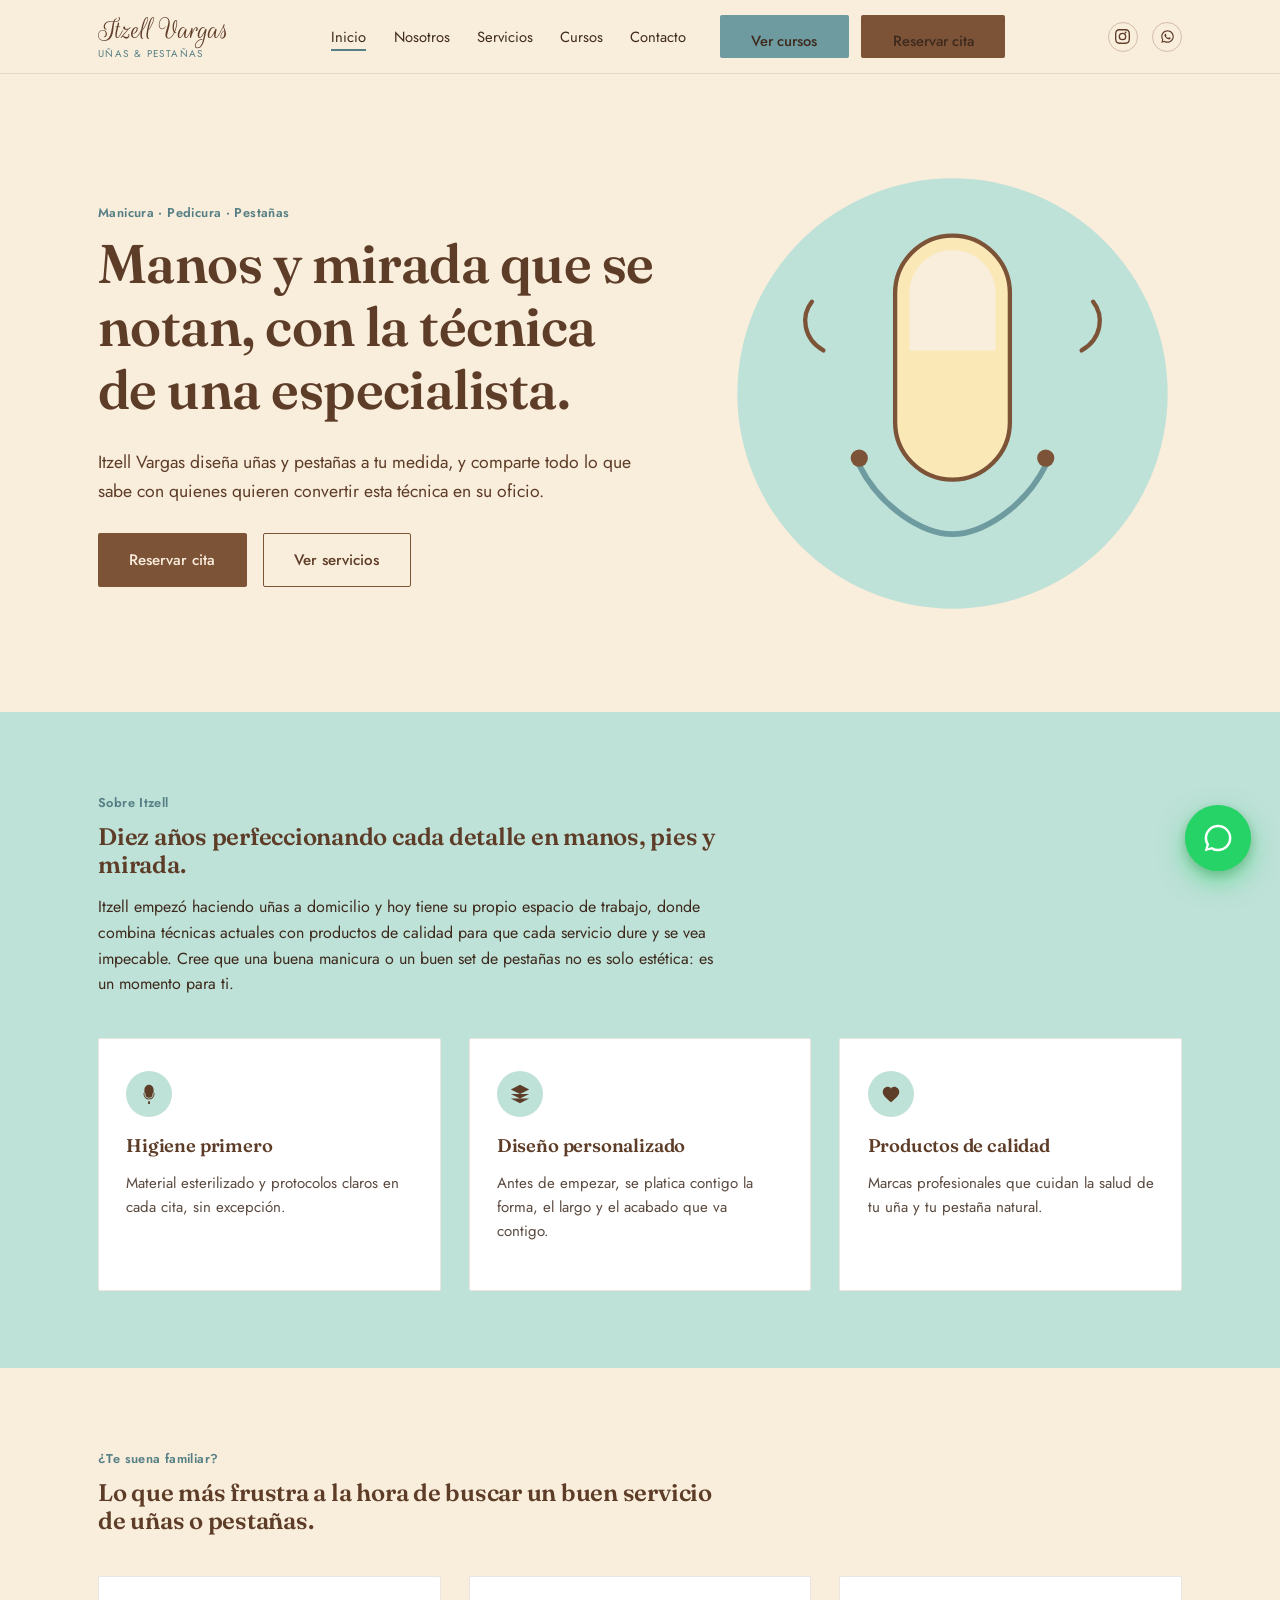
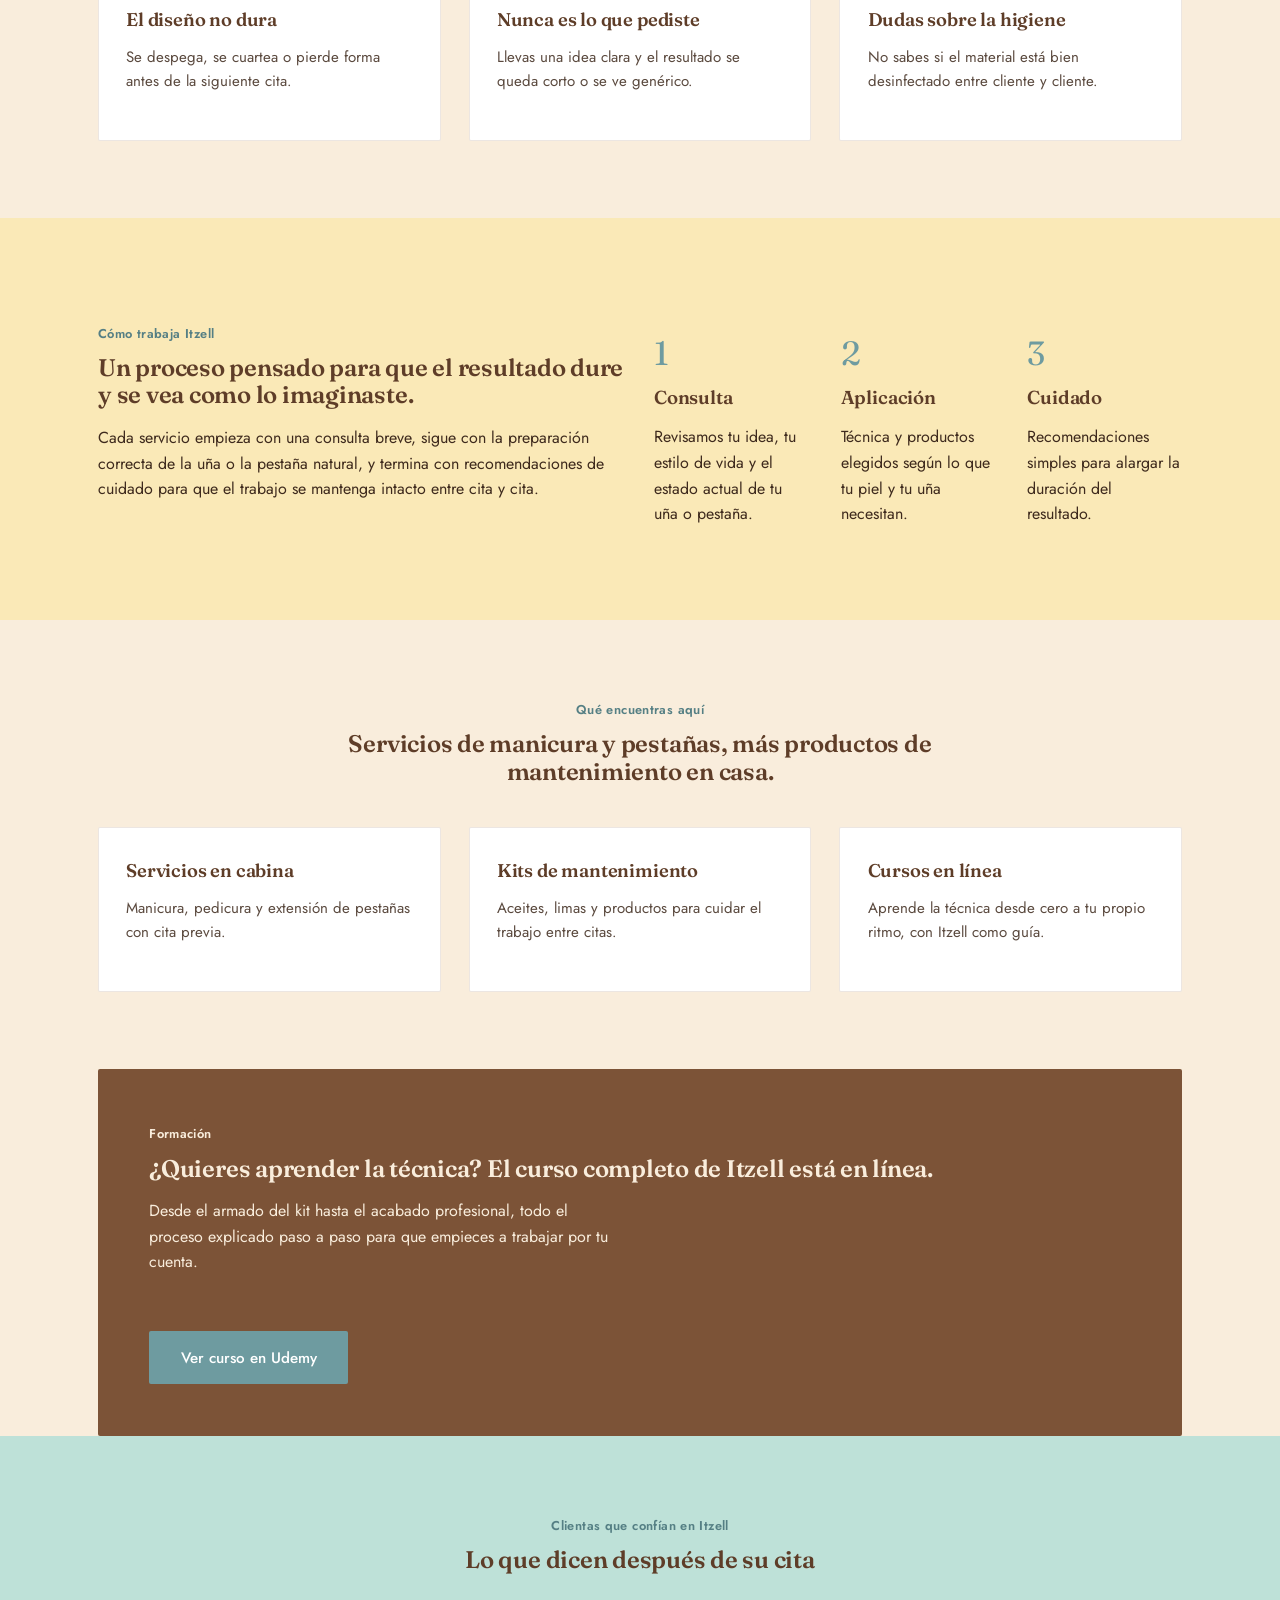
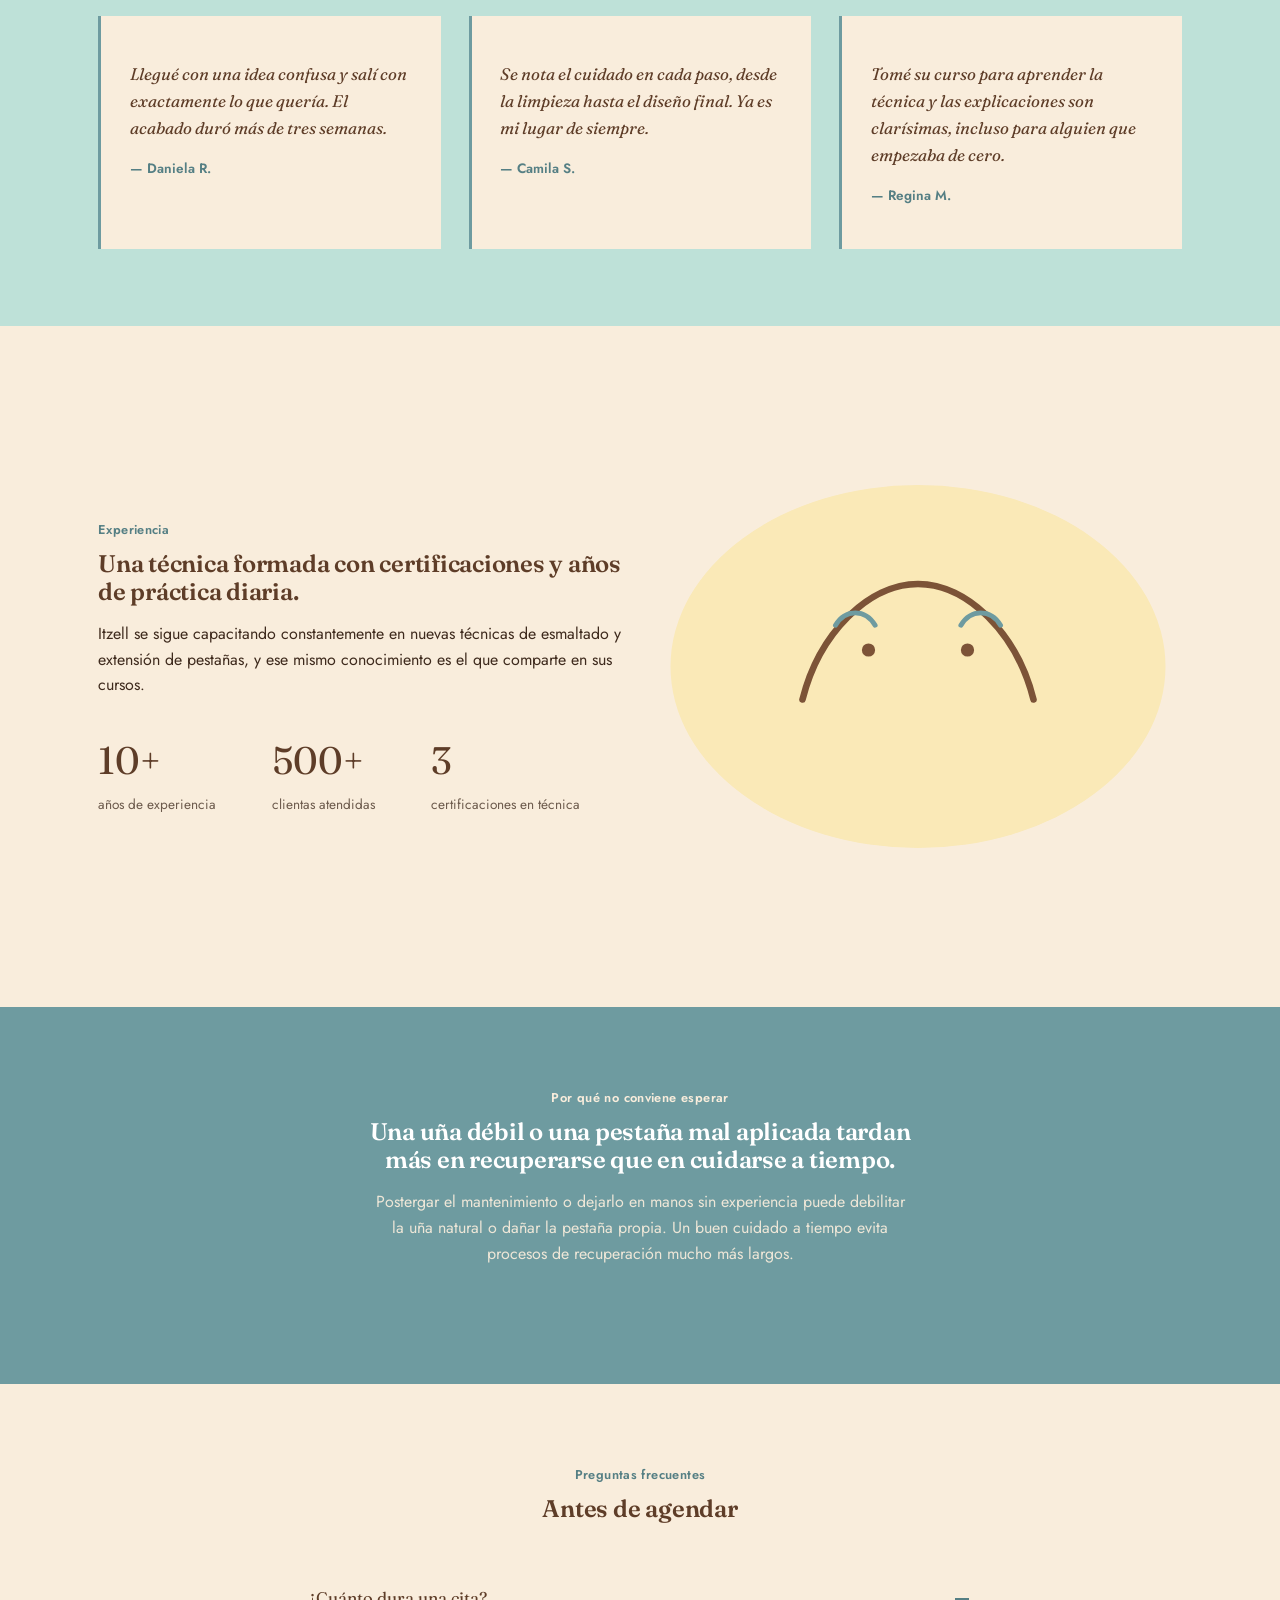
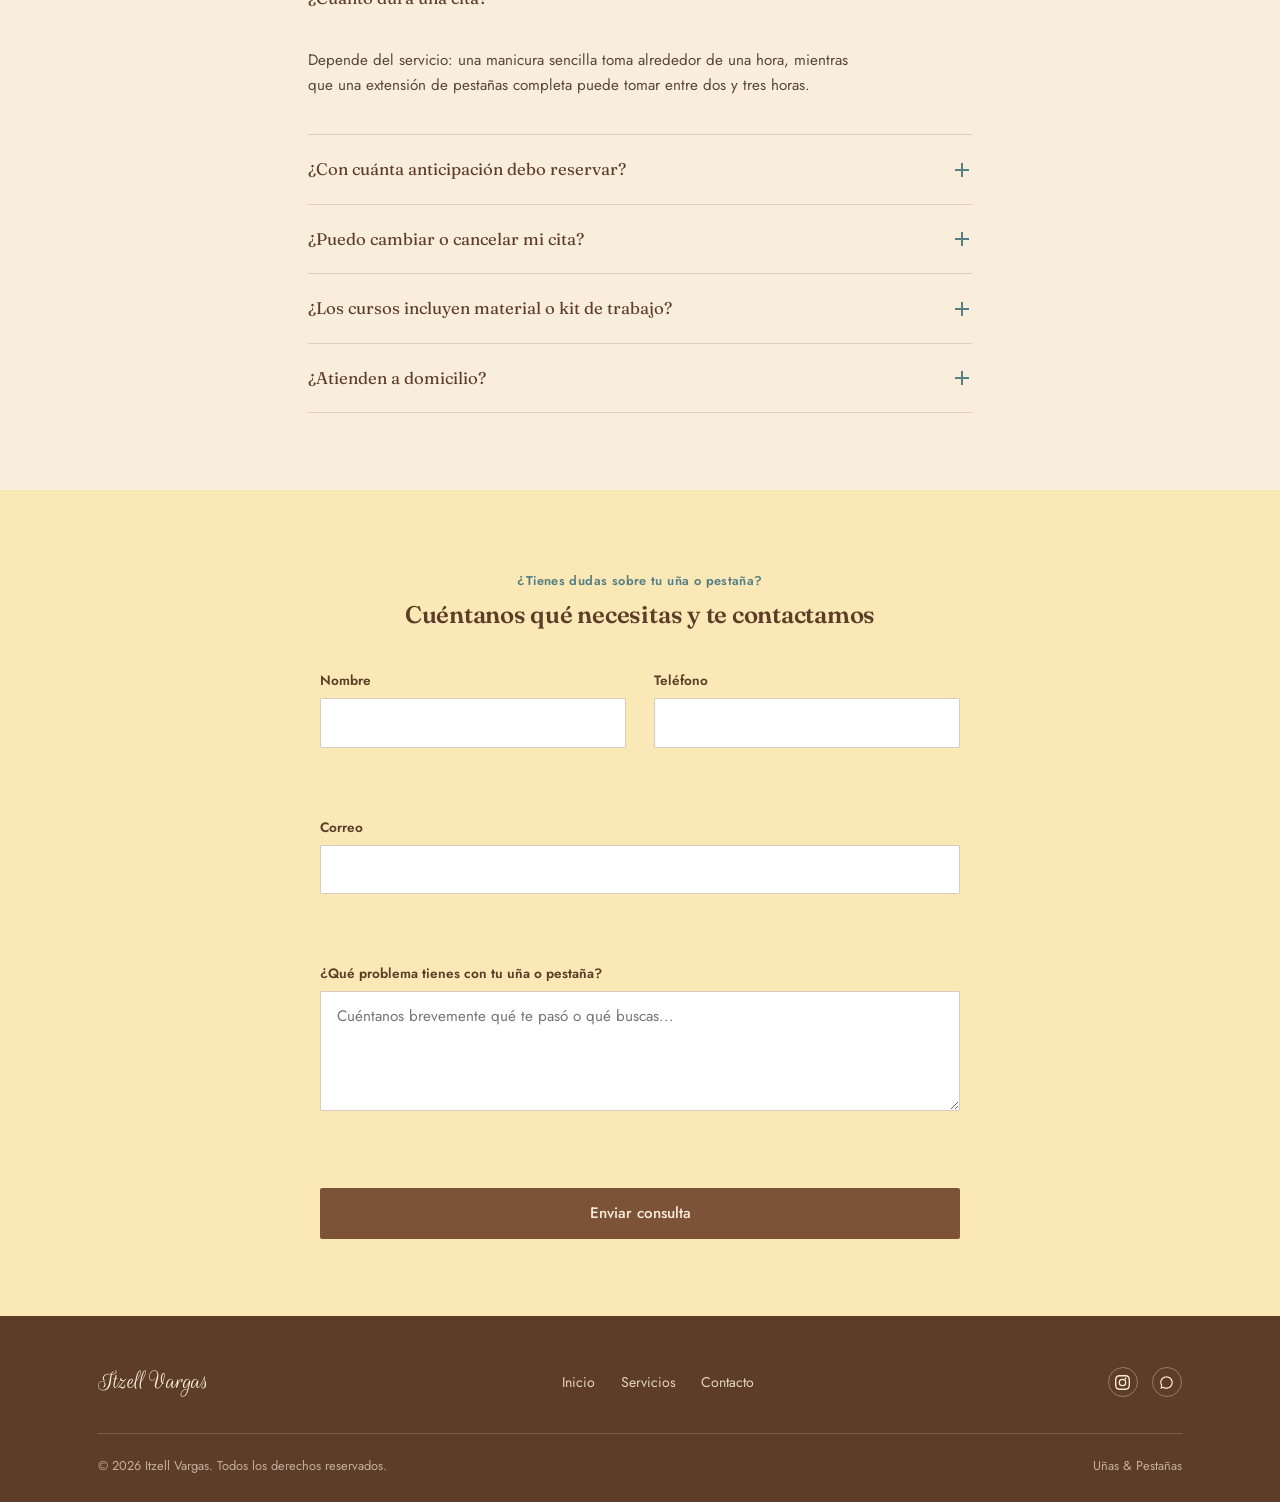
<file: index.html>
<!DOCTYPE html>
<html lang="es">
<head>
<meta charset="UTF-8">
<meta name="viewport" content="width=device-width, initial-scale=1.0">
<title>Itzell Vargas — Uñas & Pestañas</title>
<meta name="description" content="Itzell Vargas: manicura, pedicura y extensión de pestañas hechas a tu medida, más cursos para quienes quieren aprender la técnica.">
<link rel="preconnect" href="https://fonts.googleapis.com">
<link rel="preconnect" href="https://fonts.gstatic.com" crossorigin>
<link href="https://fonts.googleapis.com/css2?family=Rouge+Script&family=Fraunces:ital,opsz,wght@0,9..144,400;0,9..144,600;1,9..144,500&family=Jost:wght@300;400;500;600&display=swap" rel="stylesheet">
<link rel="stylesheet" href="css/styles.css">
</head>
<body>

<header class="site-header">
  <div class="container header-inner">
    <a href="index.html" class="brand">Itzell Vargas<span class="brand-tagline">UÑAS &amp; PESTAÑAS</span></a>

    <nav class="main-nav" id="main-nav">
      <ul>
        <li><a href="index.html" aria-current="page">Inicio</a></li>
        <li><a href="index.html#nosotros">Nosotros</a></li>
        <li><a href="servicios.html">Servicios</a></li>
        <li><a href="index.html#cursos">Cursos</a></li>
        <li><a href="contacto.html">Contacto</a></li>
      </ul>
      <div class="nav-actions">
        <a href="#cursos" class="btn btn-cyan">Ver cursos</a>
        <a href="contacto.html" class="btn btn-primary" id="reservarCita">Reservar cita</a>
      </div>
    </nav>

    <div class="social-strip">
      <a href="#" aria-label="Instagram">
        <svg viewBox="0 0 24 24"><path d="M12 2.2c3.2 0 3.6 0 4.85.07 3.25.15 4.77 1.7 4.92 4.92.06 1.25.07 1.62.07 4.81s-.01 3.56-.07 4.81c-.15 3.2-1.66 4.77-4.92 4.92-1.25.06-1.62.07-4.85.07s-3.6-.01-4.85-.07c-3.26-.15-4.77-1.72-4.92-4.92-.06-1.25-.07-1.62-.07-4.81s.01-3.56.07-4.81c.15-3.22 1.66-4.77 4.92-4.92C8.4 2.2 8.8 2.2 12 2.2zM12 0C8.74 0 8.33.01 7.05.07c-4.35.2-6.78 2.62-6.98 6.98C.01 8.33 0 8.74 0 12s.01 3.67.07 4.95c.2 4.35 2.62 6.78 6.98 6.98C8.33 23.99 8.74 24 12 24s3.67-.01 4.95-.07c4.35-.2 6.79-2.62 6.98-6.98.06-1.28.07-1.69.07-4.95s-.01-3.67-.07-4.95c-.19-4.35-2.62-6.78-6.98-6.98C15.67.01 15.26 0 12 0zm0 5.84A6.16 6.16 0 1 0 12 18.16 6.16 6.16 0 0 0 12 5.84zm0 10.16a4 4 0 1 1 0-8 4 4 0 0 1 0 8zm6.4-10.4a1.44 1.44 0 1 1-2.88 0 1.44 1.44 0 0 1 2.88 0z"/></svg>
      </a>
      <a href="#" aria-label="WhatsApp">
        <svg viewBox="0 0 24 24"><path d="M12.02 2C6.5 2 2 6.5 2 12.02c0 1.87.5 3.63 1.44 5.15L2 22l4.96-1.4a9.96 9.96 0 0 0 5.06 1.38h.01c5.52 0 10.02-4.5 10.02-10.02C22.04 6.5 17.54 2 12.02 2zm0 18.14h-.01a8.1 8.1 0 0 1-4.13-1.13l-.3-.18-3.09.87.83-3.02-.19-.31a8.12 8.12 0 0 1-1.24-4.35c0-4.49 3.66-8.15 8.15-8.15 2.18 0 4.22.85 5.76 2.39a8.09 8.09 0 0 1 2.38 5.77c0 4.49-3.66 8.11-8.16 8.11zm4.47-6.1c-.24-.12-1.44-.71-1.67-.79-.22-.08-.38-.12-.55.12-.16.24-.63.79-.77.95-.14.16-.28.18-.53.06-.24-.12-1.02-.38-1.94-1.2-.72-.64-1.2-1.44-1.35-1.68-.14-.24-.02-.37.11-.49.11-.11.24-.28.36-.42.12-.14.16-.24.24-.4.08-.16.04-.3-.02-.42-.06-.12-.55-1.33-.76-1.82-.2-.48-.4-.41-.55-.42-.14-.01-.3-.01-.46-.01a.9.9 0 0 0-.65.3c-.22.24-.85.83-.85 2.02 0 1.19.87 2.34 1 2.5.12.16 1.7 2.6 4.13 3.64.58.25 1.03.4 1.38.51.58.18 1.11.16 1.53.1.47-.07 1.44-.59 1.64-1.16.2-.57.2-1.06.14-1.16-.06-.1-.22-.16-.46-.28z"/></svg>
      </a>
    </div>

    <button class="nav-toggle" id="nav-toggle" aria-label="Abrir menú" aria-expanded="false" aria-controls="main-nav">
      <span></span><span></span><span></span>
    </button>
  </div>
</header>

<main>

  <!-- ============ HERO ============ -->
  <section class="hero container">
    <div class="hero-copy">
      <span class="eyebrow-label">Manicura · Pedicura · Pestañas</span>
      <h1>Manos y mirada que se notan, con la técnica de una especialista.</h1>
      <p class="lede">Itzell Vargas diseña uñas y pestañas a tu medida, y comparte todo lo que sabe con quienes quieren convertir esta técnica en su oficio.</p>
      <div class="hero-actions">
        <a href="contacto.html" class="btn btn-primary">Reservar cita</a>
        <a href="servicios.html" class="btn btn-secondary">Ver servicios</a>
      </div>
    </div>

    <div class="hero-art" aria-hidden="true">
      <svg viewBox="0 0 320 320" width="100%">
        <circle cx="160" cy="160" r="150" fill="#BEE1D8"/>
        <path d="M120 90c0-22 18-40 40-40s40 18 40 40v90c0 22-18 40-40 40s-40-18-40-40z" fill="#FAE9B7" stroke="#7C5337" stroke-width="3"/>
        <path d="M130 90c0-16 13-30 30-30s30 14 30 30v40H130z" fill="#F9EDDC"/>
        <path d="M95 210c15 30 45 48 65 48s50-18 65-48" fill="none" stroke="#6E9BA0" stroke-width="4" stroke-linecap="round"/>
        <circle cx="95" cy="205" r="6" fill="#7C5337"/>
        <circle cx="225" cy="205" r="6" fill="#7C5337"/>
        <path d="M70 130c-14-8-16-24-8-34" fill="none" stroke="#7C5337" stroke-width="3" stroke-linecap="round"/>
        <path d="M250 130c14-8 16-24 8-34" fill="none" stroke="#7C5337" stroke-width="3" stroke-linecap="round"/>
      </svg>
    </div>
  </section>

  <!-- ============ PRESENTACIÓN / NOSOTROS ============ -->
  <section class="section-mint" id="nosotros">
    <div class="container">
      <div class="section-head">
        <span class="eyebrow-label">Sobre Itzell</span>
        <h2>Diez años perfeccionando cada detalle en manos, pies y mirada.</h2>
        <p>Itzell empezó haciendo uñas a domicilio y hoy tiene su propio espacio de trabajo, donde combina técnicas actuales con productos de calidad para que cada servicio dure y se vea impecable. Cree que una buena manicura o un buen set de pestañas no es solo estética: es un momento para ti.</p>
      </div>

      <div class="grid-3">
        <div class="card">
          <div class="icon-badge">
            <svg viewBox="0 0 24 24"><path d="M12 2a5 5 0 0 1 5 5v5a5 5 0 0 1-10 0V7a5 5 0 0 1 5-5zm-6 9v1a6 6 0 0 0 12 0v-1h-2v1a4 4 0 0 1-8 0v-1H6zm5 9h2v3h-2z"/></svg>
          </div>
          <h3>Higiene primero</h3>
          <p>Material esterilizado y protocolos claros en cada cita, sin excepción.</p>
        </div>
        <div class="card">
          <div class="icon-badge">
            <svg viewBox="0 0 24 24"><path d="M12 2 2 7l10 5 10-5-10-5zM2 17l10 5 10-5M2 12l10 5 10-5"/></svg>
          </div>
          <h3>Diseño personalizado</h3>
          <p>Antes de empezar, se platica contigo la forma, el largo y el acabado que va contigo.</p>
        </div>
        <div class="card">
          <div class="icon-badge">
            <svg viewBox="0 0 24 24"><path d="M12 21c-4.97-4.03-9-7.3-9-11.2C3 6.6 5.5 4 8.5 4c1.7 0 3.3.8 3.5 2.2C12.2 4.8 13.8 4 15.5 4 18.5 4 21 6.6 21 9.8c0 3.9-4.03 7.17-9 11.2z"/></svg>
          </div>
          <h3>Productos de calidad</h3>
          <p>Marcas profesionales que cuidan la salud de tu uña y tu pestaña natural.</p>
        </div>
      </div>
    </div>
  </section>

  <!-- ============ PROBLEMÁTICAS QUE RESUELVE ============ -->
  <section id="problemas">
    <div class="container">
      <div class="section-head">
        <span class="eyebrow-label">¿Te suena familiar?</span>
        <h2>Lo que más frustra a la hora de buscar un buen servicio de uñas o pestañas.</h2>
      </div>

      <div class="grid-3">
        <div class="card">
          <h3>El diseño no dura</h3>
          <p>Se despega, se cuartea o pierde forma antes de la siguiente cita.</p>
        </div>
        <div class="card">
          <h3>Nunca es lo que pediste</h3>
          <p>Llevas una idea clara y el resultado se queda corto o se ve genérico.</p>
        </div>
        <div class="card">
          <h3>Dudas sobre la higiene</h3>
          <p>No sabes si el material está bien desinfectado entre cliente y cliente.</p>
        </div>
      </div>
    </div>
  </section>

  <!-- ============ QUÉ HACE Y CÓMO LO SOLUCIONA ============ -->
  <section class="section-astra">
    <div class="container grid-2" style="align-items:center;">
      <div>
        <span class="eyebrow-label">Cómo trabaja Itzell</span>
        <h2>Un proceso pensado para que el resultado dure y se vea como lo imaginaste.</h2>
        <p>Cada servicio empieza con una consulta breve, sigue con la preparación correcta de la uña o la pestaña natural, y termina con recomendaciones de cuidado para que el trabajo se mantenga intacto entre cita y cita.</p>
      </div>
      <div class="process-steps">
        <div class="process-step">
          <span class="step-index">1</span>
          <h3>Consulta</h3>
          <p>Revisamos tu idea, tu estilo de vida y el estado actual de tu uña o pestaña.</p>
        </div>
        <div class="process-step">
          <span class="step-index">2</span>
          <h3>Aplicación</h3>
          <p>Técnica y productos elegidos según lo que tu piel y tu uña necesitan.</p>
        </div>
        <div class="process-step">
          <span class="step-index">3</span>
          <h3>Cuidado</h3>
          <p>Recomendaciones simples para alargar la duración del resultado.</p>
        </div>
      </div>
    </div>
  </section>

  <!-- ============ QUÉ VENDE / EXTRAS ============ -->
  <section id="extras">
    <div class="container">
      <div class="section-head center">
        <span class="eyebrow-label">Qué encuentras aquí</span>
        <h2>Servicios de manicura y pestañas, más productos de mantenimiento en casa.</h2>
      </div>
      <div class="grid-3">
        <div class="card">
          <h3>Servicios en cabina</h3>
          <p>Manicura, pedicura y extensión de pestañas con cita previa.</p>
        </div>
        <div class="card">
          <h3>Kits de mantenimiento</h3>
          <p>Aceites, limas y productos para cuidar el trabajo entre citas.</p>
        </div>
        <div class="card">
          <h3>Cursos en línea</h3>
          <p>Aprende la técnica desde cero a tu propio ritmo, con Itzell como guía.</p>
        </div>
      </div>
    </div>
  </section>

  <!-- ============ CURSOS (COURSERA / UDEMY) ============ -->
  <section class="container" id="cursos">
    <div class="course-panel">
      <div>
        <span class="eyebrow-label" style="color:#F9EDDC;">Formación</span>
        <h2>¿Quieres aprender la técnica? El curso completo de Itzell está en línea.</h2>
        <p style="max-width:46ch;">Desde el armado del kit hasta el acabado profesional, todo el proceso explicado paso a paso para que empieces a trabajar por tu cuenta.</p>
      </div>
      <a href="https://www.udemy.com/" target="_blank" rel="noopener" class="btn btn-cyan">Ver curso en Udemy</a>
    </div>
  </section>

  <!-- ============ TESTIMONIOS ============ -->
  <section class="section-mint">
    <div class="container">
      <div class="section-head center">
        <span class="eyebrow-label">Clientas que confían en Itzell</span>
        <h2>Lo que dicen después de su cita</h2>
      </div>
      <div class="grid-3">
        <div class="testimonial-card">
          <p class="testimonial-quote">Llegué con una idea confusa y salí con exactamente lo que quería. El acabado duró más de tres semanas.</p>
          <p class="testimonial-name">— Daniela R.</p>
        </div>
        <div class="testimonial-card">
          <p class="testimonial-quote">Se nota el cuidado en cada paso, desde la limpieza hasta el diseño final. Ya es mi lugar de siempre.</p>
          <p class="testimonial-name">— Camila S.</p>
        </div>
        <div class="testimonial-card">
          <p class="testimonial-quote">Tomé su curso para aprender la técnica y las explicaciones son clarísimas, incluso para alguien que empezaba de cero.</p>
          <p class="testimonial-name">— Regina M.</p>
        </div>
      </div>
    </div>
  </section>

  <!-- ============ AUTORIDAD ============ -->
  <section id="autoridad">
    <div class="container grid-2" style="align-items:center;">
      <div>
        <span class="eyebrow-label">Experiencia</span>
        <h2>Una técnica formada con certificaciones y años de práctica diaria.</h2>
        <p>Itzell se sigue capacitando constantemente en nuevas técnicas de esmaltado y extensión de pestañas, y ese mismo conocimiento es el que comparte en sus cursos.</p>
        <div class="authority-stats">
          <div>
            <span class="stat-number">10+</span>
            <span class="stat-label">años de experiencia</span>
          </div>
          <div>
            <span class="stat-number">500+</span>
            <span class="stat-label">clientas atendidas</span>
          </div>
          <div>
            <span class="stat-number">3</span>
            <span class="stat-label">certificaciones en técnica</span>
          </div>
        </div>
      </div>
      <div class="hero-art" aria-hidden="true">
        <svg viewBox="0 0 320 260" width="100%">
          <ellipse cx="160" cy="130" rx="150" ry="110" fill="#FAE9B7"/>
          <path d="M90 150c10-40 40-70 70-70s60 30 70 70" fill="none" stroke="#7C5337" stroke-width="4" stroke-linecap="round"/>
          <circle cx="130" cy="120" r="4" fill="#7C5337"/>
          <circle cx="190" cy="120" r="4" fill="#7C5337"/>
          <path d="M110 105c6-10 18-10 24 0M186 105c6-10 18-10 24 0" fill="none" stroke="#6E9BA0" stroke-width="3" stroke-linecap="round"/>
        </svg>
      </div>
    </div>
  </section>

  <!-- ============ CONSECUENCIAS ============ -->
  <section class="section-cyan">
    <div class="container section-head center">
      <span class="eyebrow-label" style="color:#F9EDDC;">Por qué no conviene esperar</span>
      <h2>Una uña débil o una pestaña mal aplicada tardan más en recuperarse que en cuidarse a tiempo.</h2>
      <p style="color:#F9EDDC; opacity:0.92; margin-inline:auto;">Postergar el mantenimiento o dejarlo en manos sin experiencia puede debilitar la uña natural o dañar la pestaña propia. Un buen cuidado a tiempo evita procesos de recuperación mucho más largos.</p>
    </div>
  </section>

  <!-- ============ FAQ ============ -->
  <section id="faq">
    <div class="container" style="max-width:760px;">
      <div class="section-head center" style="margin-inline:auto;">
        <span class="eyebrow-label">Preguntas frecuentes</span>
        <h2>Antes de agendar</h2>
      </div>

      <details class="faq-item" open>
        <summary class="faq-question">¿Cuánto dura una cita?<span class="faq-icon"></span></summary>
        <p class="faq-answer">Depende del servicio: una manicura sencilla toma alrededor de una hora, mientras que una extensión de pestañas completa puede tomar entre dos y tres horas.</p>
      </details>
      <details class="faq-item">
        <summary class="faq-question">¿Con cuánta anticipación debo reservar?<span class="faq-icon"></span></summary>
        <p class="faq-answer">Lo ideal es agendar con al menos tres días de anticipación, sobre todo para fines de semana o fechas especiales.</p>
      </details>
      <details class="faq-item">
        <summary class="faq-question">¿Puedo cambiar o cancelar mi cita?<span class="faq-icon"></span></summary>
        <p class="faq-answer">Sí, escribiendo por WhatsApp con al menos 24 horas de anticipación para poder reacomodar el espacio.</p>
      </details>
      <details class="faq-item">
        <summary class="faq-question">¿Los cursos incluyen material o kit de trabajo?<span class="faq-icon"></span></summary>
        <p class="faq-answer">El curso en línea incluye la lista completa de materiales recomendados; el kit físico se cotiza aparte.</p>
      </details>
      <details class="faq-item">
        <summary class="faq-question">¿Atienden a domicilio?<span class="faq-icon"></span></summary>
        <p class="faq-answer">El servicio principal es en cabina; el servicio a domicilio se evalúa caso por caso, escríbenos por WhatsApp.</p>
      </details>
    </div>
  </section>

  <!-- ============ FORMULARIO RÁPIDO DE CONTACTO ============ -->
  <section class="section-astra" id="contacto-rapido">
    <div class="container">
      <div class="section-head center">
        <span class="eyebrow-label">¿Tienes dudas sobre tu uña o pestaña?</span>
        <h2>Cuéntanos qué necesitas y te contactamos</h2>
      </div>

      <form class="contact-layout" style="max-width:640px; margin-inline:auto; grid-template-columns:1fr;" name="consulta-rapida" method="POST" data-netlify="true" action="contacto.html">
        <input type="hidden" name="form-name" value="consulta-rapida">
        <div class="grid-2">
          <div class="form-field">
            <label for="quick-name">Nombre</label>
            <input type="text" id="quick-name" name="nombre" required>
          </div>
          <div class="form-field">
            <label for="quick-phone">Teléfono</label>
            <input type="tel" id="quick-phone" name="telefono" required>
          </div>
        </div>
        <div class="form-field">
          <label for="quick-email">Correo</label>
          <input type="email" id="quick-email" name="correo" required>
        </div>
        <div class="form-field">
          <label for="quick-issue">¿Qué problema tienes con tu uña o pestaña?</label>
          <textarea id="quick-issue" name="problema" placeholder="Cuéntanos brevemente qué te pasó o qué buscas..." required></textarea>
        </div>
        <button type="submit" class="btn btn-primary">Enviar consulta</button>
      </form>
    </div>
  </section>

</main>

<footer class="site-footer">
  <div class="container">
    <div class="footer-inner">
      <span class="footer-brand">Itzell Vargas</span>
      <ul class="footer-nav">
        <li><a href="index.html">Inicio</a></li>
        <li><a href="servicios.html">Servicios</a></li>
        <li><a href="contacto.html">Contacto</a></li>
      </ul>
      <div class="social-strip">
        <a href="#" aria-label="Instagram"><svg viewBox="0 0 24 24"><path d="M12 2.2c3.2 0 3.6 0 4.85.07 3.25.15 4.77 1.7 4.92 4.92.06 1.25.07 1.62.07 4.81s-.01 3.56-.07 4.81c-.15 3.2-1.66 4.77-4.92 4.92-1.25.06-1.62.07-4.85.07s-3.6-.01-4.85-.07c-3.26-.15-4.77-1.72-4.92-4.92-.06-1.25-.07-1.62-.07-4.81s.01-3.56.07-4.81c.15-3.22 1.66-4.77 4.92-4.92C8.4 2.2 8.8 2.2 12 2.2zM12 0C8.74 0 8.33.01 7.05.07c-4.35.2-6.78 2.62-6.98 6.98C.01 8.33 0 8.74 0 12s.01 3.67.07 4.95c.2 4.35 2.62 6.78 6.98 6.98C8.33 23.99 8.74 24 12 24s3.67-.01 4.95-.07c4.35-.2 6.79-2.62 6.98-6.98.06-1.28.07-1.69.07-4.95s-.01-3.67-.07-4.95c-.19-4.35-2.62-6.78-6.98-6.98C15.67.01 15.26 0 12 0zm0 5.84A6.16 6.16 0 1 0 12 18.16 6.16 6.16 0 0 0 12 5.84zm0 10.16a4 4 0 1 1 0-8 4 4 0 0 1 0 8zm6.4-10.4a1.44 1.44 0 1 1-2.88 0 1.44 1.44 0 0 1 2.88 0z"/></svg></a>
        <a href="#" aria-label="WhatsApp"><svg viewBox="0 0 24 24"><path d="M12.02 2C6.5 2 2 6.5 2 12.02c0 1.87.5 3.63 1.44 5.15L2 22l4.96-1.4a9.96 9.96 0 0 0 5.06 1.38h.01c5.52 0 10.02-4.5 10.02-10.02C22.04 6.5 17.54 2 12.02 2zm0 18.14h-.01a8.1 8.1 0 0 1-4.13-1.13l-.3-.18-3.09.87.83-3.02-.19-.31a8.12 8.12 0 0 1-1.24-4.35c0-4.49 3.66-8.15 8.15-8.15 2.18 0 4.22.85 5.76 2.39a8.09 8.09 0 0 1 2.38 5.77c0 4.49-3.66 8.11-8.16 8.11z"/></svg></a>
      </div>
    </div>
    <div class="footer-bottom">
      <span>© 2026 Itzell Vargas. Todos los derechos reservados.</span>
      <span>Uñas &amp; Pestañas</span>
    </div>
  </div>
</footer>

<a href="https://wa.me/5210000000000" target="_blank" rel="noopener" class="whatsapp-float" aria-label="Escríbenos por WhatsApp">
  <span class="wa-label">¿Dudas? Escríbenos</span>
  <span class="wa-bubble">
    <svg viewBox="0 0 24 24"><path d="M12.02 2C6.5 2 2 6.5 2 12.02c0 1.87.5 3.63 1.44 5.15L2 22l4.96-1.4a9.96 9.96 0 0 0 5.06 1.38h.01c5.52 0 10.02-4.5 10.02-10.02C22.04 6.5 17.54 2 12.02 2zm0 18.14h-.01a8.1 8.1 0 0 1-4.13-1.13l-.3-.18-3.09.87.83-3.02-.19-.31a8.12 8.12 0 0 1-1.24-4.35c0-4.49 3.66-8.15 8.15-8.15 2.18 0 4.22.85 5.76 2.39a8.09 8.09 0 0 1 2.38 5.77c0 4.49-3.66 8.11-8.16 8.11z"/></svg>
  </span>
</a>

<script src="js/main.js"></script>
</body>
</html>
</file>
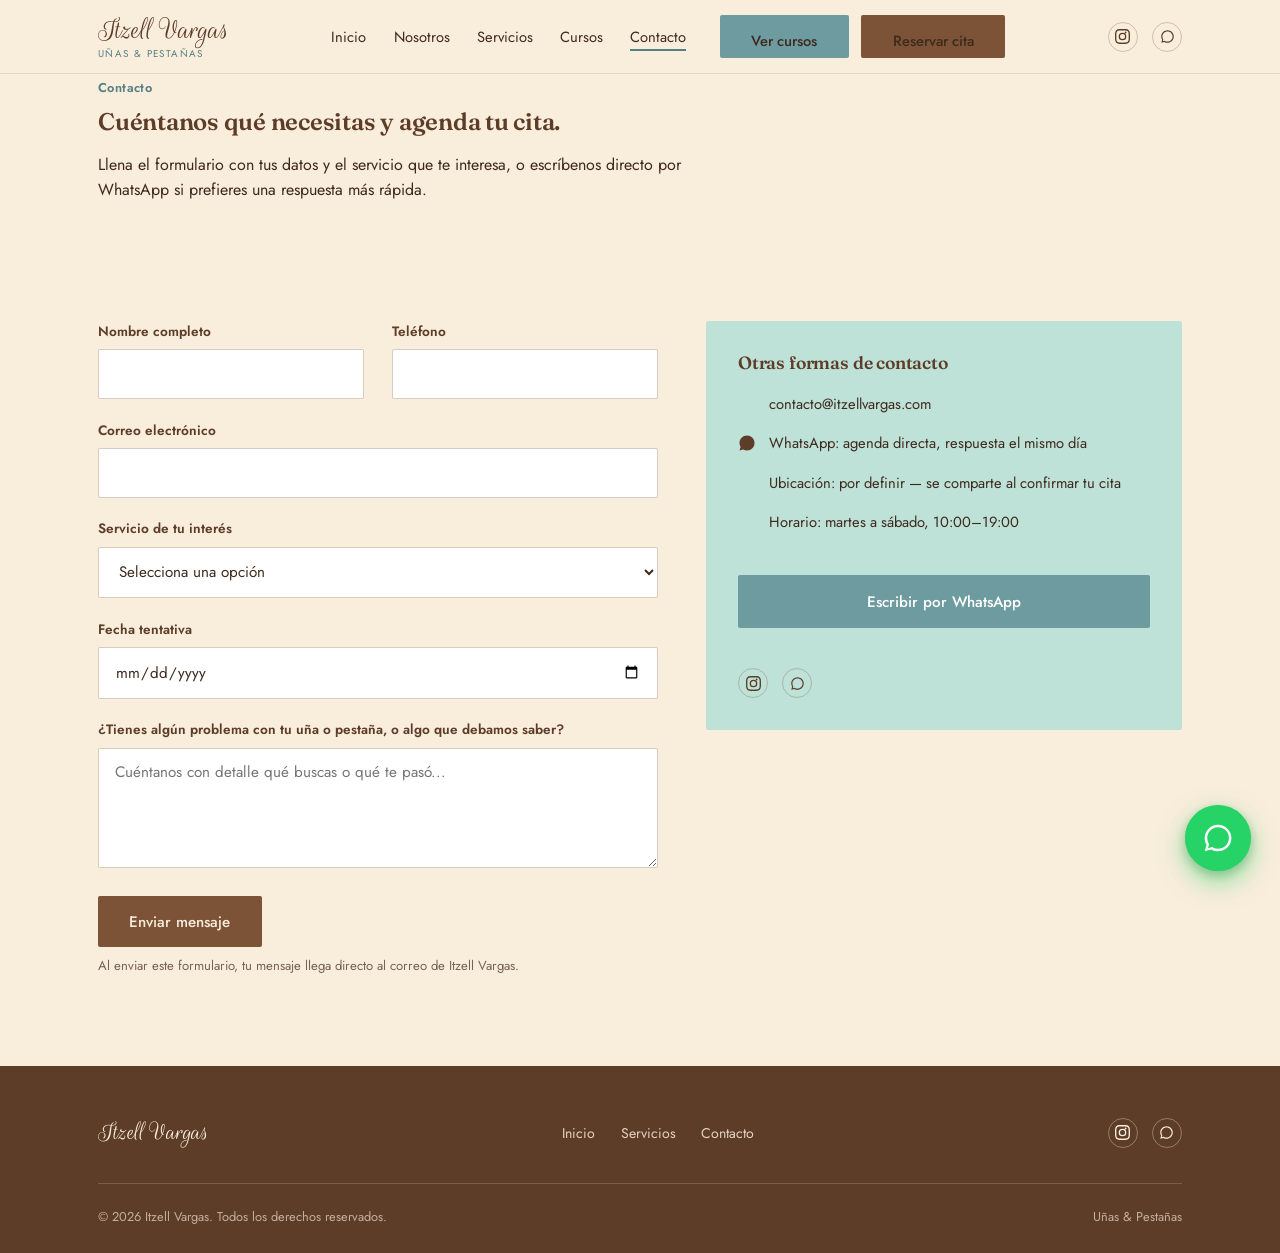
<file: contacto.html>
<!DOCTYPE html>
<html lang="es">
<head>
<meta charset="UTF-8">
<meta name="viewport" content="width=device-width, initial-scale=1.0">
<title>Contacto — Itzell Vargas</title>
<meta name="description" content="Agenda tu cita o resuelve tus dudas con Itzell Vargas por formulario, WhatsApp o redes sociales.">
<link rel="preconnect" href="https://fonts.googleapis.com">
<link rel="preconnect" href="https://fonts.gstatic.com" crossorigin>
<link href="https://fonts.googleapis.com/css2?family=Rouge+Script&family=Fraunces:ital,opsz,wght@0,9..144,400;0,9..144,600;1,9..144,500&family=Jost:wght@300;400;500;600&display=swap" rel="stylesheet">
<link rel="stylesheet" href="css/styles.css">
</head>
<body>

<header class="site-header">
  <div class="container header-inner">
    <a href="index.html" class="brand">Itzell Vargas<span class="brand-tagline">UÑAS &amp; PESTAÑAS</span></a>

    <nav class="main-nav" id="main-nav">
      <ul>
        <li><a href="index.html">Inicio</a></li>
        <li><a href="index.html#nosotros">Nosotros</a></li>
        <li><a href="servicios.html">Servicios</a></li>
        <li><a href="index.html#cursos">Cursos</a></li>
        <li><a href="contacto.html" aria-current="page">Contacto</a></li>
      </ul>
      <div class="nav-actions">
        <a href="index.html#cursos" class="btn btn-cyan">Ver cursos</a>
        <a href="#formulario" class="btn btn-primary">Reservar cita</a>
      </div>
    </nav>

    <div class="social-strip">
      <a href="#" aria-label="Instagram"><svg viewBox="0 0 24 24"><path d="M12 2.2c3.2 0 3.6 0 4.85.07 3.25.15 4.77 1.7 4.92 4.92.06 1.25.07 1.62.07 4.81s-.01 3.56-.07 4.81c-.15 3.2-1.66 4.77-4.92 4.92-1.25.06-1.62.07-4.85.07s-3.6-.01-4.85-.07c-3.26-.15-4.77-1.72-4.92-4.92-.06-1.25-.07-1.62-.07-4.81s.01-3.56.07-4.81c.15-3.22 1.66-4.77 4.92-4.92C8.4 2.2 8.8 2.2 12 2.2zM12 0C8.74 0 8.33.01 7.05.07c-4.35.2-6.78 2.62-6.98 6.98C.01 8.33 0 8.74 0 12s.01 3.67.07 4.95c.2 4.35 2.62 6.78 6.98 6.98C8.33 23.99 8.74 24 12 24s3.67-.01 4.95-.07c4.35-.2 6.79-2.62 6.98-6.98.06-1.28.07-1.69.07-4.95s-.01-3.67-.07-4.95c-.19-4.35-2.62-6.78-6.98-6.98C15.67.01 15.26 0 12 0zm0 5.84A6.16 6.16 0 1 0 12 18.16 6.16 6.16 0 0 0 12 5.84zm0 10.16a4 4 0 1 1 0-8 4 4 0 0 1 0 8zm6.4-10.4a1.44 1.44 0 1 1-2.88 0 1.44 1.44 0 0 1 2.88 0z"/></svg></a>
      <a href="#" aria-label="WhatsApp"><svg viewBox="0 0 24 24"><path d="M12.02 2C6.5 2 2 6.5 2 12.02c0 1.87.5 3.63 1.44 5.15L2 22l4.96-1.4a9.96 9.96 0 0 0 5.06 1.38h.01c5.52 0 10.02-4.5 10.02-10.02C22.04 6.5 17.54 2 12.02 2zm0 18.14h-.01a8.1 8.1 0 0 1-4.13-1.13l-.3-.18-3.09.87.83-3.02-.19-.31a8.12 8.12 0 0 1-1.24-4.35c0-4.49 3.66-8.15 8.15-8.15 2.18 0 4.22.85 5.76 2.39a8.09 8.09 0 0 1 2.38 5.77c0 4.49-3.66 8.11-8.16 8.11z"/></svg></a>
    </div>

    <button class="nav-toggle" id="nav-toggle" aria-label="Abrir menú" aria-expanded="false" aria-controls="main-nav">
      <span></span><span></span><span></span>
    </button>
  </div>
</header>

<main>

  <!-- ============ INTRO ============ -->
  <section class="container" style="padding-bottom:0;">
    <div class="section-head">
      <span class="eyebrow-label">Contacto</span>
      <h1>Cuéntanos qué necesitas y agenda tu cita.</h1>
      <p>Llena el formulario con tus datos y el servicio que te interesa, o escríbenos directo por WhatsApp si prefieres una respuesta más rápida.</p>
    </div>
  </section>

  <!-- ============ FORMULARIO + INFO ============ -->
  <section id="formulario">
    <div class="container contact-layout">

      <form name="contacto" method="POST" data-netlify="true" netlify-honeypot="bot-field" id="contact-form">
        <input type="hidden" name="form-name" value="contacto">
        <p class="visually-hidden">
          <label>No llenar este campo si eres humano: <input name="bot-field"></label>
        </p>

        <div class="grid-2">
          <div class="form-field">
            <label for="nombre">Nombre completo</label>
            <input type="text" id="nombre" name="nombre" required>
          </div>
          <div class="form-field">
            <label for="telefono">Teléfono</label>
            <input type="tel" id="telefono" name="telefono" required>
          </div>
        </div>

        <div class="form-field">
          <label for="correo">Correo electrónico</label>
          <input type="email" id="correo" name="correo" required>
        </div>

        <div class="form-field">
          <label for="servicio">Servicio de tu interés</label>
          <select id="servicio" name="servicio" required>
            <option value="">Selecciona una opción</option>
            <option value="manicura">Manicura</option>
            <option value="pedicura">Pedicura</option>
            <option value="unas-acrilicas">Uñas acrílicas / gel</option>
            <option value="pestanas-clasicas">Pestañas — extensión clásica</option>
            <option value="pestanas-volumen">Pestañas — volumen ruso</option>
            <option value="lifting">Lifting de pestañas</option>
            <option value="curso">Curso en línea</option>
            <option value="otro">Otro</option>
          </select>
        </div>

        <div class="form-field">
          <label for="fecha">Fecha tentativa</label>
          <input type="date" id="fecha" name="fecha">
        </div>

        <div class="form-field">
          <label for="mensaje">¿Tienes algún problema con tu uña o pestaña, o algo que debamos saber?</label>
          <textarea id="mensaje" name="mensaje" placeholder="Cuéntanos con detalle qué buscas o qué te pasó..."></textarea>
        </div>

        <button type="submit" class="btn btn-primary">Enviar mensaje</button>
        <p class="form-note">Al enviar este formulario, tu mensaje llega directo al correo de Itzell Vargas.</p>
        <p class="form-status" id="form-status" role="status"></p>
      </form>

      <aside class="contact-side-card">
        <h3>Otras formas de contacto</h3>
        <ul class="contact-list">
          <li>
            <svg viewBox="0 0 24 24"><path d="M2 4h20v16H2zM2 4l10 8 10-8" fill="none" stroke-width="1.8"/></svg>
            <span>contacto@itzellvargas.com</span>
          </li>
          <li>
            <svg viewBox="0 0 24 24"><path d="M12.02 2C6.5 2 2 6.5 2 12.02c0 1.87.5 3.63 1.44 5.15L2 22l4.96-1.4a9.96 9.96 0 0 0 5.06 1.38h.01c5.52 0 10.02-4.5 10.02-10.02C22.04 6.5 17.54 2 12.02 2z"/></svg>
            <span>WhatsApp: agenda directa, respuesta el mismo día</span>
          </li>
          <li>
            <svg viewBox="0 0 24 24"><path d="M12 2C7 2 3 6 3 11c0 6 9 11 9 11s9-5 9-11c0-5-4-9-9-9zm0 12a3 3 0 1 1 0-6 3 3 0 0 1 0 6z" fill="none" stroke-width="1.5"/></svg>
            <span>Ubicación: por definir — se comparte al confirmar tu cita</span>
          </li>
          <li>
            <svg viewBox="0 0 24 24"><circle cx="12" cy="12" r="9" fill="none" stroke-width="1.5"/><path d="M12 7v5l3 3" fill="none" stroke-width="1.5"/></svg>
            <span>Horario: martes a sábado, 10:00–19:00</span>
          </li>
        </ul>

        <a href="https://wa.me/5213313035307" target="_blank" rel="noopener" class="btn btn-cyan mt-lg" style="width:100%;">Escribir por WhatsApp</a>

        <div class="social-strip mt-lg">
          <a href="#" aria-label="Instagram"><svg viewBox="0 0 24 24"><path d="M12 2.2c3.2 0 3.6 0 4.85.07 3.25.15 4.77 1.7 4.92 4.92.06 1.25.07 1.62.07 4.81s-.01 3.56-.07 4.81c-.15 3.2-1.66 4.77-4.92 4.92-1.25.06-1.62.07-4.85.07s-3.6-.01-4.85-.07c-3.26-.15-4.77-1.72-4.92-4.92-.06-1.25-.07-1.62-.07-4.81s.01-3.56.07-4.81c.15-3.22 1.66-4.77 4.92-4.92C8.4 2.2 8.8 2.2 12 2.2zM12 0C8.74 0 8.33.01 7.05.07c-4.35.2-6.78 2.62-6.98 6.98C.01 8.33 0 8.74 0 12s.01 3.67.07 4.95c.2 4.35 2.62 6.78 6.98 6.98C8.33 23.99 8.74 24 12 24s3.67-.01 4.95-.07c4.35-.2 6.79-2.62 6.98-6.98.06-1.28.07-1.69.07-4.95s-.01-3.67-.07-4.95c-.19-4.35-2.62-6.78-6.98-6.98C15.67.01 15.26 0 12 0zm0 5.84A6.16 6.16 0 1 0 12 18.16 6.16 6.16 0 0 0 12 5.84zm0 10.16a4 4 0 1 1 0-8 4 4 0 0 1 0 8zm6.4-10.4a1.44 1.44 0 1 1-2.88 0 1.44 1.44 0 0 1 2.88 0z"/></svg></a>
          <a href="#" aria-label="WhatsApp"><svg viewBox="0 0 24 24"><path d="M12.02 2C6.5 2 2 6.5 2 12.02c0 1.87.5 3.63 1.44 5.15L2 22l4.96-1.4a9.96 9.96 0 0 0 5.06 1.38h.01c5.52 0 10.02-4.5 10.02-10.02C22.04 6.5 17.54 2 12.02 2zm0 18.14h-.01a8.1 8.1 0 0 1-4.13-1.13l-.3-.18-3.09.87.83-3.02-.19-.31a8.12 8.12 0 0 1-1.24-4.35c0-4.49 3.66-8.15 8.15-8.15 2.18 0 4.22.85 5.76 2.39a8.09 8.09 0 0 1 2.38 5.77c0 4.49-3.66 8.11-8.16 8.11z"/></svg></a>
        </div>
      </aside>

    </div>
  </section>

</main>

<footer class="site-footer">
  <div class="container">
    <div class="footer-inner">
      <span class="footer-brand">Itzell Vargas</span>
      <ul class="footer-nav">
        <li><a href="index.html">Inicio</a></li>
        <li><a href="servicios.html">Servicios</a></li>
        <li><a href="contacto.html">Contacto</a></li>
      </ul>
      <div class="social-strip">
        <a href="#" aria-label="Instagram"><svg viewBox="0 0 24 24"><path d="M12 2.2c3.2 0 3.6 0 4.85.07 3.25.15 4.77 1.7 4.92 4.92.06 1.25.07 1.62.07 4.81s-.01 3.56-.07 4.81c-.15 3.2-1.66 4.77-4.92 4.92-1.25.06-1.62.07-4.85.07s-3.6-.01-4.85-.07c-3.26-.15-4.77-1.72-4.92-4.92-.06-1.25-.07-1.62-.07-4.81s.01-3.56.07-4.81c.15-3.22 1.66-4.77 4.92-4.92C8.4 2.2 8.8 2.2 12 2.2zM12 0C8.74 0 8.33.01 7.05.07c-4.35.2-6.78 2.62-6.98 6.98C.01 8.33 0 8.74 0 12s.01 3.67.07 4.95c.2 4.35 2.62 6.78 6.98 6.98C8.33 23.99 8.74 24 12 24s3.67-.01 4.95-.07c4.35-.2 6.79-2.62 6.98-6.98.06-1.28.07-1.69.07-4.95s-.01-3.67-.07-4.95c-.19-4.35-2.62-6.78-6.98-6.98C15.67.01 15.26 0 12 0zm0 5.84A6.16 6.16 0 1 0 12 18.16 6.16 6.16 0 0 0 12 5.84zm0 10.16a4 4 0 1 1 0-8 4 4 0 0 1 0 8zm6.4-10.4a1.44 1.44 0 1 1-2.88 0 1.44 1.44 0 0 1 2.88 0z"/></svg></a>
        <a href="#" aria-label="WhatsApp"><svg viewBox="0 0 24 24"><path d="M12.02 2C6.5 2 2 6.5 2 12.02c0 1.87.5 3.63 1.44 5.15L2 22l4.96-1.4a9.96 9.96 0 0 0 5.06 1.38h.01c5.52 0 10.02-4.5 10.02-10.02C22.04 6.5 17.54 2 12.02 2zm0 18.14h-.01a8.1 8.1 0 0 1-4.13-1.13l-.3-.18-3.09.87.83-3.02-.19-.31a8.12 8.12 0 0 1-1.24-4.35c0-4.49 3.66-8.15 8.15-8.15 2.18 0 4.22.85 5.76 2.39a8.09 8.09 0 0 1 2.38 5.77c0 4.49-3.66 8.11-8.16 8.11z"/></svg></a>
      </div>
    </div>
    <div class="footer-bottom">
      <span>© 2026 Itzell Vargas. Todos los derechos reservados.</span>
      <span>Uñas &amp; Pestañas</span>
    </div>
  </div>
</footer>

<a href="https://wa.me/5213313035307" target="_blank" rel="noopener" class="whatsapp-float" aria-label="Escríbenos por WhatsApp">
  <span class="wa-label">¿Dudas? Escríbenos</span>
  <span class="wa-bubble">
    <svg viewBox="0 0 24 24"><path d="M12.02 2C6.5 2 2 6.5 2 12.02c0 1.87.5 3.63 1.44 5.15L2 22l4.96-1.4a9.96 9.96 0 0 0 5.06 1.38h.01c5.52 0 10.02-4.5 10.02-10.02C22.04 6.5 17.54 2 12.02 2zm0 18.14h-.01a8.1 8.1 0 0 1-4.13-1.13l-.3-.18-3.09.87.83-3.02-.19-.31a8.12 8.12 0 0 1-1.24-4.35c0-4.49 3.66-8.15 8.15-8.15 2.18 0 4.22.85 5.76 2.39a8.09 8.09 0 0 1 2.38 5.77c0 4.49-3.66 8.11-8.16 8.11z"/></svg>
  </span>
</a>

<script src="js/main.js"></script>
</body>
</html>
</file>
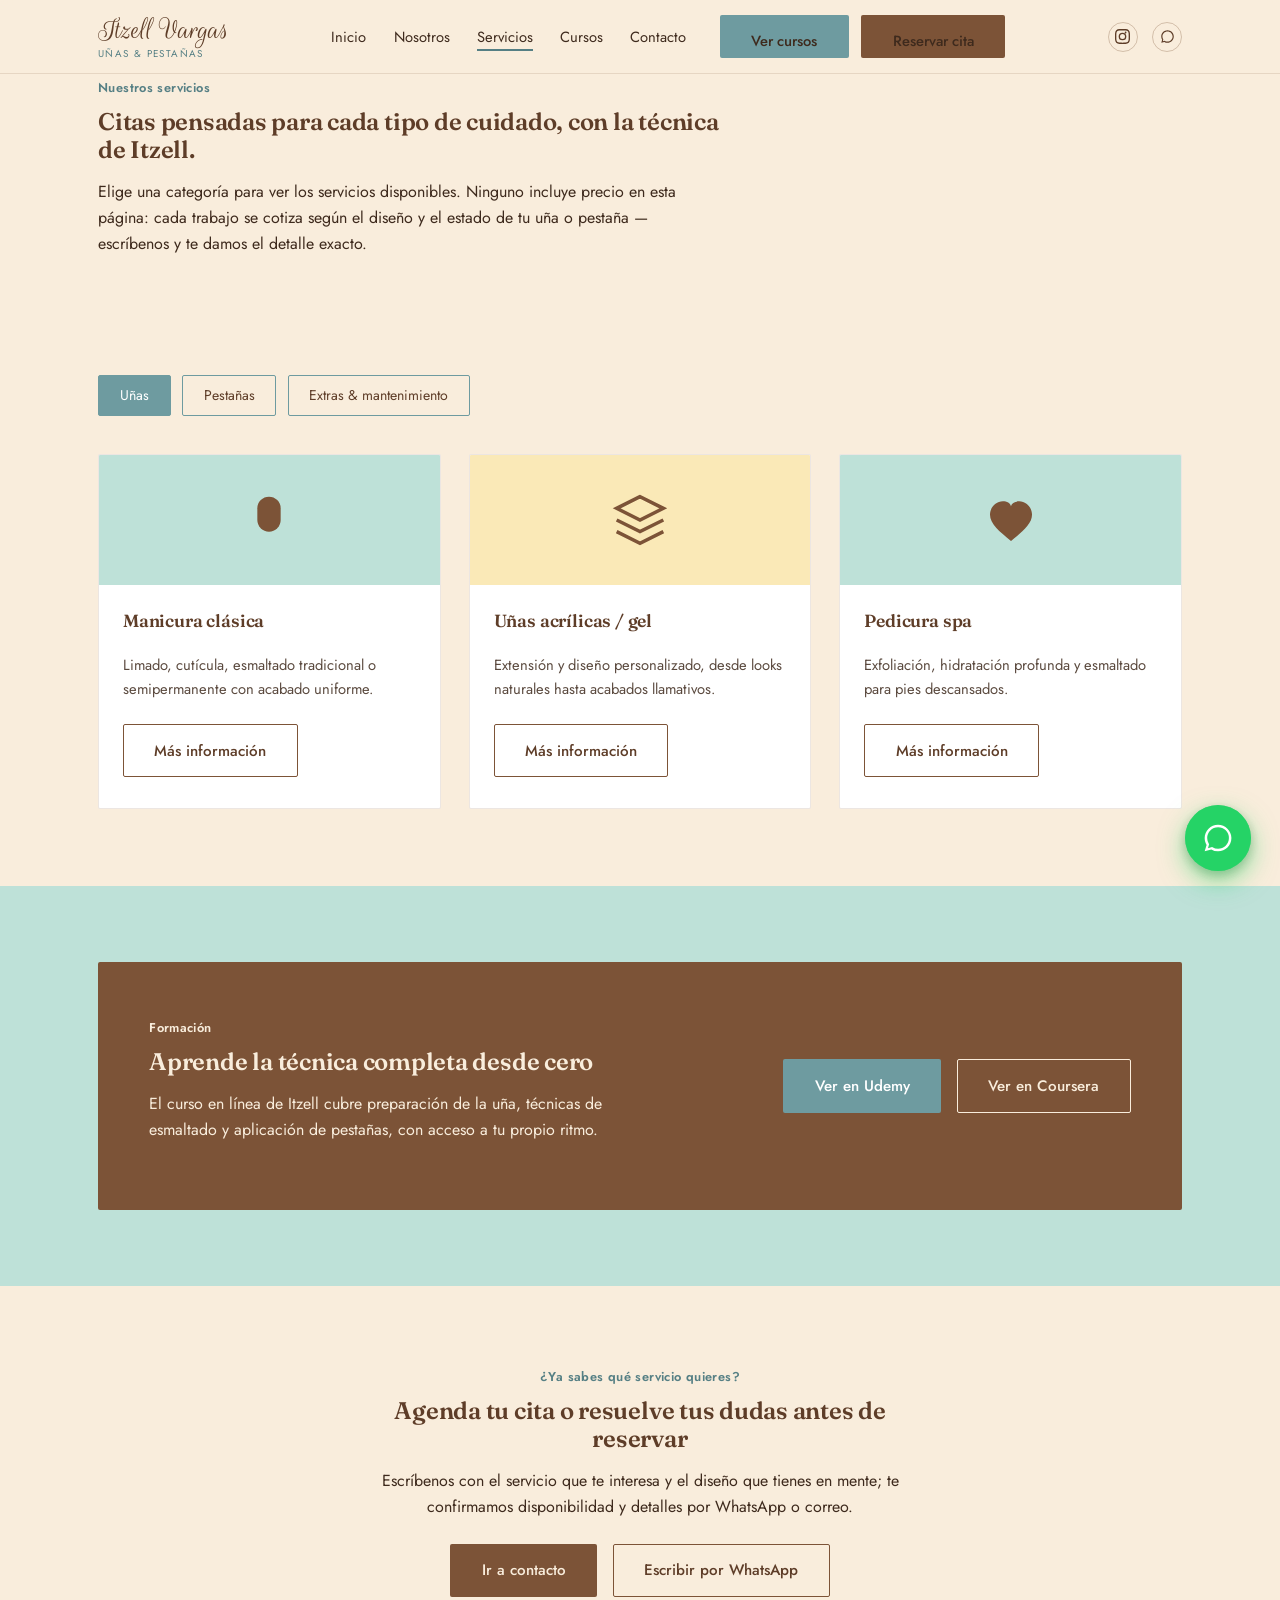
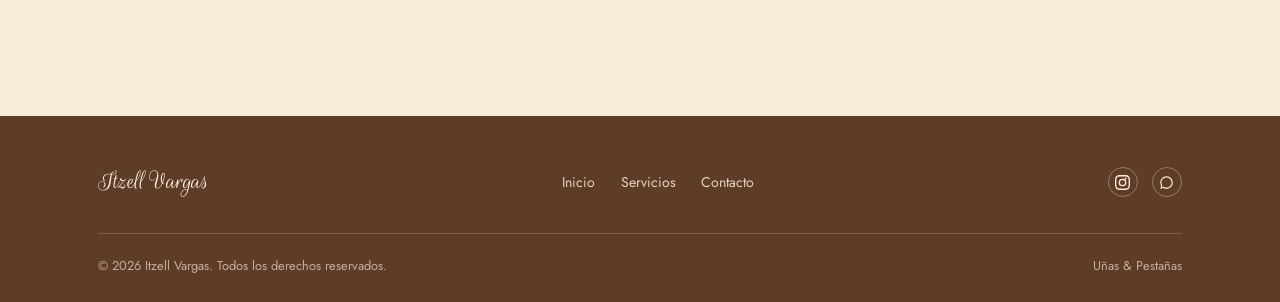
<file: servicios.html>
<!DOCTYPE html>
<html lang="es">
<head>
<meta charset="UTF-8">
<meta name="viewport" content="width=device-width, initial-scale=1.0">
<title>Servicios — Itzell Vargas</title>
<meta name="description" content="Conoce los servicios de manicura, pedicura y pestañas de Itzell Vargas, además de sus cursos en línea.">
<link rel="preconnect" href="https://fonts.googleapis.com">
<link rel="preconnect" href="https://fonts.gstatic.com" crossorigin>
<link href="https://fonts.googleapis.com/css2?family=Rouge+Script&family=Fraunces:ital,opsz,wght@0,9..144,400;0,9..144,600;1,9..144,500&family=Jost:wght@300;400;500;600&display=swap" rel="stylesheet">
<link rel="stylesheet" href="css/styles.css">
</head>
<body>

<header class="site-header">
  <div class="container header-inner">
    <a href="index.html" class="brand">Itzell Vargas<span class="brand-tagline">UÑAS &amp; PESTAÑAS</span></a>

    <nav class="main-nav" id="main-nav">
      <ul>
        <li><a href="index.html">Inicio</a></li>
        <li><a href="index.html#nosotros">Nosotros</a></li>
        <li><a href="servicios.html" aria-current="page">Servicios</a></li>
        <li><a href="index.html#cursos">Cursos</a></li>
        <li><a href="contacto.html">Contacto</a></li>
      </ul>
      <div class="nav-actions">
        <a href="#cursos" class="btn btn-cyan">Ver cursos</a>
        <a href="contacto.html" class="btn btn-primary">Reservar cita</a>
      </div>
    </nav>

    <div class="social-strip">
      <a href="#" aria-label="Instagram"><svg viewBox="0 0 24 24"><path d="M12 2.2c3.2 0 3.6 0 4.85.07 3.25.15 4.77 1.7 4.92 4.92.06 1.25.07 1.62.07 4.81s-.01 3.56-.07 4.81c-.15 3.2-1.66 4.77-4.92 4.92-1.25.06-1.62.07-4.85.07s-3.6-.01-4.85-.07c-3.26-.15-4.77-1.72-4.92-4.92-.06-1.25-.07-1.62-.07-4.81s.01-3.56.07-4.81c.15-3.22 1.66-4.77 4.92-4.92C8.4 2.2 8.8 2.2 12 2.2zM12 0C8.74 0 8.33.01 7.05.07c-4.35.2-6.78 2.62-6.98 6.98C.01 8.33 0 8.74 0 12s.01 3.67.07 4.95c.2 4.35 2.62 6.78 6.98 6.98C8.33 23.99 8.74 24 12 24s3.67-.01 4.95-.07c4.35-.2 6.79-2.62 6.98-6.98.06-1.28.07-1.69.07-4.95s-.01-3.67-.07-4.95c-.19-4.35-2.62-6.78-6.98-6.98C15.67.01 15.26 0 12 0zm0 5.84A6.16 6.16 0 1 0 12 18.16 6.16 6.16 0 0 0 12 5.84zm0 10.16a4 4 0 1 1 0-8 4 4 0 0 1 0 8zm6.4-10.4a1.44 1.44 0 1 1-2.88 0 1.44 1.44 0 0 1 2.88 0z"/></svg></a>
      <a href="#" aria-label="WhatsApp"><svg viewBox="0 0 24 24"><path d="M12.02 2C6.5 2 2 6.5 2 12.02c0 1.87.5 3.63 1.44 5.15L2 22l4.96-1.4a9.96 9.96 0 0 0 5.06 1.38h.01c5.52 0 10.02-4.5 10.02-10.02C22.04 6.5 17.54 2 12.02 2zm0 18.14h-.01a8.1 8.1 0 0 1-4.13-1.13l-.3-.18-3.09.87.83-3.02-.19-.31a8.12 8.12 0 0 1-1.24-4.35c0-4.49 3.66-8.15 8.15-8.15 2.18 0 4.22.85 5.76 2.39a8.09 8.09 0 0 1 2.38 5.77c0 4.49-3.66 8.11-8.16 8.11z"/></svg></a>
    </div>

    <button class="nav-toggle" id="nav-toggle" aria-label="Abrir menú" aria-expanded="false" aria-controls="main-nav">
      <span></span><span></span><span></span>
    </button>
  </div>
</header>

<main>

  <!-- ============ INTRO ============ -->
  <section class="container" style="padding-bottom:0;">
    <div class="section-head">
      <span class="eyebrow-label">Nuestros servicios</span>
      <h1>Citas pensadas para cada tipo de cuidado, con la técnica de Itzell.</h1>
      <p>Elige una categoría para ver los servicios disponibles. Ninguno incluye precio en esta página: cada trabajo se cotiza según el diseño y el estado de tu uña o pestaña — escríbenos y te damos el detalle exacto.</p>
    </div>
  </section>

  <!-- ============ CITAS / TIPOS DE SERVICIOS ============ -->
  <section id="citas">
    <div class="container">
      <div class="services-tabs" role="tablist">
        <button class="services-tab is-active" data-target="grupo-unas">Uñas</button>
        <button class="services-tab" data-target="grupo-pestanas">Pestañas</button>
        <button class="services-tab" data-target="grupo-extras">Extras &amp; mantenimiento</button>
      </div>

      <div class="grid-3 service-group is-active" id="grupo-unas">
        <article class="service-card">
          <div class="service-card-media" style="background:var(--cute-mint);">
            <svg width="56" height="56" viewBox="0 0 24 24"><path d="M12 2a5 5 0 0 1 5 5v5a5 5 0 0 1-10 0V7a5 5 0 0 1 5-5z" fill="#7C5337"/></svg>
          </div>
          <div class="service-card-body">
            <h3>Manicura clásica</h3>
            <p>Limado, cutícula, esmaltado tradicional o semipermanente con acabado uniforme.</p>
            <a href="contacto.html" class="btn btn-secondary">Más información</a>
          </div>
        </article>
        <article class="service-card">
          <div class="service-card-media" style="background:var(--astra);">
            <svg width="56" height="56" viewBox="0 0 24 24"><path d="M12 2 2 7l10 5 10-5-10-5zM2 17l10 5 10-5M2 12l10 5 10-5" fill="none" stroke="#7C5337" stroke-width="1.5"/></svg>
          </div>
          <div class="service-card-body">
            <h3>Uñas acrílicas / gel</h3>
            <p>Extensión y diseño personalizado, desde looks naturales hasta acabados llamativos.</p>
            <a href="contacto.html" class="btn btn-secondary">Más información</a>
          </div>
        </article>
        <article class="service-card">
          <div class="service-card-media" style="background:var(--cute-mint);">
            <svg width="56" height="56" viewBox="0 0 24 24"><path d="M12 21c-4.97-4.03-9-7.3-9-11.2C3 6.6 5.5 4 8.5 4c1.7 0 3.3.8 3.5 2.2C12.2 4.8 13.8 4 15.5 4 18.5 4 21 6.6 21 9.8c0 3.9-4.03 7.17-9 11.2z" fill="#7C5337"/></svg>
          </div>
          <div class="service-card-body">
            <h3>Pedicura spa</h3>
            <p>Exfoliación, hidratación profunda y esmaltado para pies descansados.</p>
            <a href="contacto.html" class="btn btn-secondary">Más información</a>
          </div>
        </article>
      </div>

      <div class="grid-3 service-group" id="grupo-pestanas">
        <article class="service-card">
          <div class="service-card-media" style="background:var(--astra);">
            <svg width="56" height="56" viewBox="0 0 24 24"><path d="M2 12c4-6 16-6 20 0-4 6-16 6-20 0z" fill="none" stroke="#7C5337" stroke-width="1.5"/><circle cx="12" cy="12" r="3" fill="#7C5337"/></svg>
          </div>
          <div class="service-card-body">
            <h3>Extensión clásica</h3>
            <p>Una fibra por pestaña natural para un efecto delineado y sutil.</p>
            <a href="contacto.html" class="btn btn-secondary">Más información</a>
          </div>
        </article>
        <article class="service-card">
          <div class="service-card-media" style="background:var(--cute-mint);">
            <svg width="56" height="56" viewBox="0 0 24 24"><path d="M2 12c4-6 16-6 20 0-4 6-16 6-20 0z" fill="none" stroke="#7C5337" stroke-width="1.5"/><circle cx="12" cy="12" r="3" fill="#7C5337"/></svg>
          </div>
          <div class="service-card-body">
            <h3>Volumen ruso</h3>
            <p>Varias fibras ultra finas por pestaña para un efecto denso y esponjado.</p>
            <a href="contacto.html" class="btn btn-secondary">Más información</a>
          </div>
        </article>
        <article class="service-card">
          <div class="service-card-media" style="background:var(--astra);">
            <svg width="56" height="56" viewBox="0 0 24 24"><path d="M4 18c2-8 6-12 8-12s6 4 8 12" fill="none" stroke="#7C5337" stroke-width="1.5"/></svg>
          </div>
          <div class="service-card-body">
            <h3>Lifting de pestañas</h3>
            <p>Curvatura y definición de tu pestaña natural, sin extensiones.</p>
            <a href="contacto.html" class="btn btn-secondary">Más información</a>
          </div>
        </article>
      </div>

      <div class="grid-3 service-group" id="grupo-extras">
        <article class="service-card">
          <div class="service-card-media" style="background:var(--cute-mint);">
            <svg width="56" height="56" viewBox="0 0 24 24"><path d="M12 2v20M2 12h20" stroke="#7C5337" stroke-width="1.5"/></svg>
          </div>
          <div class="service-card-body">
            <h3>Retoque / relleno</h3>
            <p>Mantenimiento a mitad de ciclo para que tu diseño se vea recién hecho.</p>
            <a href="contacto.html" class="btn btn-secondary">Más información</a>
          </div>
        </article>
        <article class="service-card">
          <div class="service-card-media" style="background:var(--astra);">
            <svg width="56" height="56" viewBox="0 0 24 24"><rect x="5" y="4" width="14" height="16" rx="2" fill="none" stroke="#7C5337" stroke-width="1.5"/></svg>
          </div>
          <div class="service-card-body">
            <h3>Kit de cuidado en casa</h3>
            <p>Aceites y productos recomendados para alargar la duración de tu servicio.</p>
            <a href="contacto.html" class="btn btn-secondary">Más información</a>
          </div>
        </article>
        <article class="service-card">
          <div class="service-card-media" style="background:var(--cute-mint);">
            <svg width="56" height="56" viewBox="0 0 24 24"><path d="M12 3l2.5 6.5H21l-5.2 4 2 6.5L12 16l-5.8 4 2-6.5L3 9.5h6.5z" fill="#7C5337"/></svg>
          </div>
          <div class="service-card-body">
            <h3>Diseño para evento</h3>
            <p>Propuesta a medida para bodas, XV años o sesiones fotográficas.</p>
            <a href="contacto.html" class="btn btn-secondary">Más información</a>
          </div>
        </article>
      </div>
    </div>
  </section>

  <!-- ============ CURSOS (COURSERA / UDEMY) ============ -->
  <section class="section-mint" id="cursos">
    <div class="container">
      <div class="course-panel" style="background:var(--burnt-ochre);">
        <div>
          <span class="eyebrow-label" style="color:#F9EDDC;">Formación</span>
          <h2>Aprende la técnica completa desde cero</h2>
          <p style="max-width:46ch;">El curso en línea de Itzell cubre preparación de la uña, técnicas de esmaltado y aplicación de pestañas, con acceso a tu propio ritmo.</p>
        </div>
        <div style="display:flex; gap:1rem; flex-wrap:wrap;">
          <a href="https://www.udemy.com/" target="_blank" rel="noopener" class="btn btn-cyan">Ver en Udemy</a>
          <a href="https://www.coursera.org/" target="_blank" rel="noopener" class="btn btn-secondary" style="border-color:#F9EDDC; color:#F9EDDC;">Ver en Coursera</a>
        </div>
      </div>
    </div>
  </section>

  <!-- ============ CTA A CONTACTO ============ -->
  <section id="cta-contacto">
    <div class="container section-head center" style="margin-inline:auto;">
      <span class="eyebrow-label">¿Ya sabes qué servicio quieres?</span>
      <h2>Agenda tu cita o resuelve tus dudas antes de reservar</h2>
      <p style="margin-inline:auto;">Escríbenos con el servicio que te interesa y el diseño que tienes en mente; te confirmamos disponibilidad y detalles por WhatsApp o correo.</p>
      <div class="hero-actions" style="justify-content:center; margin-top:1.5rem;">
        <a href="contacto.html" class="btn btn-primary">Ir a contacto</a>
        <a href="https://wa.me/5210000000000" target="_blank" rel="noopener" class="btn btn-secondary">Escribir por WhatsApp</a>
      </div>
    </div>
  </section>

</main>

<footer class="site-footer">
  <div class="container">
    <div class="footer-inner">
      <span class="footer-brand">Itzell Vargas</span>
      <ul class="footer-nav">
        <li><a href="index.html">Inicio</a></li>
        <li><a href="servicios.html">Servicios</a></li>
        <li><a href="contacto.html">Contacto</a></li>
      </ul>
      <div class="social-strip">
        <a href="#" aria-label="Instagram"><svg viewBox="0 0 24 24"><path d="M12 2.2c3.2 0 3.6 0 4.85.07 3.25.15 4.77 1.7 4.92 4.92.06 1.25.07 1.62.07 4.81s-.01 3.56-.07 4.81c-.15 3.2-1.66 4.77-4.92 4.92-1.25.06-1.62.07-4.85.07s-3.6-.01-4.85-.07c-3.26-.15-4.77-1.72-4.92-4.92-.06-1.25-.07-1.62-.07-4.81s.01-3.56.07-4.81c.15-3.22 1.66-4.77 4.92-4.92C8.4 2.2 8.8 2.2 12 2.2zM12 0C8.74 0 8.33.01 7.05.07c-4.35.2-6.78 2.62-6.98 6.98C.01 8.33 0 8.74 0 12s.01 3.67.07 4.95c.2 4.35 2.62 6.78 6.98 6.98C8.33 23.99 8.74 24 12 24s3.67-.01 4.95-.07c4.35-.2 6.79-2.62 6.98-6.98.06-1.28.07-1.69.07-4.95s-.01-3.67-.07-4.95c-.19-4.35-2.62-6.78-6.98-6.98C15.67.01 15.26 0 12 0zm0 5.84A6.16 6.16 0 1 0 12 18.16 6.16 6.16 0 0 0 12 5.84zm0 10.16a4 4 0 1 1 0-8 4 4 0 0 1 0 8zm6.4-10.4a1.44 1.44 0 1 1-2.88 0 1.44 1.44 0 0 1 2.88 0z"/></svg></a>
        <a href="#" aria-label="WhatsApp"><svg viewBox="0 0 24 24"><path d="M12.02 2C6.5 2 2 6.5 2 12.02c0 1.87.5 3.63 1.44 5.15L2 22l4.96-1.4a9.96 9.96 0 0 0 5.06 1.38h.01c5.52 0 10.02-4.5 10.02-10.02C22.04 6.5 17.54 2 12.02 2zm0 18.14h-.01a8.1 8.1 0 0 1-4.13-1.13l-.3-.18-3.09.87.83-3.02-.19-.31a8.12 8.12 0 0 1-1.24-4.35c0-4.49 3.66-8.15 8.15-8.15 2.18 0 4.22.85 5.76 2.39a8.09 8.09 0 0 1 2.38 5.77c0 4.49-3.66 8.11-8.16 8.11z"/></svg></a>
      </div>
    </div>
    <div class="footer-bottom">
      <span>© 2026 Itzell Vargas. Todos los derechos reservados.</span>
      <span>Uñas &amp; Pestañas</span>
    </div>
  </div>
</footer>

<a href="https://wa.me/5210000000000" target="_blank" rel="noopener" class="whatsapp-float" aria-label="Escríbenos por WhatsApp">
  <span class="wa-label">¿Dudas? Escríbenos</span>
  <span class="wa-bubble">
    <svg viewBox="0 0 24 24"><path d="M12.02 2C6.5 2 2 6.5 2 12.02c0 1.87.5 3.63 1.44 5.15L2 22l4.96-1.4a9.96 9.96 0 0 0 5.06 1.38h.01c5.52 0 10.02-4.5 10.02-10.02C22.04 6.5 17.54 2 12.02 2zm0 18.14h-.01a8.1 8.1 0 0 1-4.13-1.13l-.3-.18-3.09.87.83-3.02-.19-.31a8.12 8.12 0 0 1-1.24-4.35c0-4.49 3.66-8.15 8.15-8.15 2.18 0 4.22.85 5.76 2.39a8.09 8.09 0 0 1 2.38 5.77c0 4.49-3.66 8.11-8.16 8.11z"/></svg>
  </span>
</a>

<script src="js/main.js"></script>
</body>
</html>
</file>
<file: css/styles.css>
/* ============================================================
   Itzell Vargas — Uñas & Pestañas
   Paleta: Burnt Ochre / Dull Cyan / Cute Mint / Astra / Evergreen Pearl
   ============================================================ */

:root {
  --burnt-ochre: #7C5337;
  --burnt-ochre-dark: #5E3D28;
  --dull-cyan: #6E9BA0;
  --dull-cyan-dark: #557F84;
  --cute-mint: #BEE1D8;
  --astra: #FAE9B7;
  --evergreen-pearl: #F9EDDC;
  --white: #FFFFFF;
  --ink: #3E2A1D;

  --font-script: 'Rouge Script', cursive;
  --font-display: 'Fraunces', serif;
  --font-body: 'Jost', sans-serif;

  --max-width: 1180px;
  --radius-soft: 2px;
  --transition: 240ms ease;
}

*, *::before, *::after { box-sizing: border-box; }

html { scroll-behavior: smooth; }

@media (prefers-reduced-motion: reduce) {
  html { scroll-behavior: auto; }
  *, *::before, *::after {
    animation-duration: 0.01ms !important;
    animation-iteration-count: 1 !important;
    transition-duration: 0.01ms !important;
    scroll-behavior: auto !important;
  }
}

body {
  margin: 0;
  font-family: var(--font-body);
  background: var(--evergreen-pearl);
  color: var(--ink);
  line-height: 1.6;
  font-size: 16px;
  -webkit-font-smoothing: antialiased;
}

h1, h2, h3, h4 {
  font-family: var(--font-display);
  color: var(--burnt-ochre-dark);
  margin: 0 0 0.5em;
  font-weight: 600;
  letter-spacing: -0.01em;
  line-height: 1.15;
}

p { max-width: 62ch; }

a { color: inherit; text-decoration: none; }

img, svg { display: block; max-width: 100%; }

.container {
  max-width: var(--max-width);
  margin: 0 auto;
  padding: 0 clamp(1.25rem, 4vw, 3rem);
}

.eyebrow-label {
  font-family: var(--font-body);
  font-size: 0.8rem;
  letter-spacing: 0.03em;
  color: var(--dull-cyan-dark);
  font-weight: 600;
  margin-bottom: 0.6rem;
  display: inline-block;
}

/* ---------- Botones ---------- */

.btn {
  display: inline-flex;
  align-items: center;
  justify-content: center;
  gap: 0.5rem;
  padding: 0.85rem 1.9rem;
  border-radius: var(--radius-soft);
  font-family: var(--font-body);
  font-size: 0.95rem;
  font-weight: 500;
  cursor: pointer;
  border: 1.5px solid transparent;
  transition: transform var(--transition), background var(--transition), color var(--transition), border-color var(--transition);
}

.btn:hover { transform: translateY(-2px); }
.btn:focus-visible { outline: 3px solid var(--dull-cyan-dark); outline-offset: 2px; }

.reservarCita { color: var(--white); }  

.btn-primary {
  background: var(--burnt-ochre);
  color: var(--evergreen-pearl);
}
.btn-primary:hover { background: var(--burnt-ochre-dark); }

.btn-secondary {
  background: transparent;
  color: var(--burnt-ochre-dark);
  border-color: var(--burnt-ochre);
}
.btn-secondary:hover { background: var(--burnt-ochre); color: var(--evergreen-pearl); }

.btn-cyan {
  background: var(--dull-cyan);
  color: var(--white);
}
.btn-cyan:hover { background: var(--dull-cyan-dark); }

/* ---------- Header ---------- */

.site-header {
  position: sticky;
  top: 0;
  z-index: 40;
  background: rgba(249, 237, 220, 0.92);
  backdrop-filter: blur(6px);
  border-bottom: 1px solid rgba(124, 83, 55, 0.15);
}

.header-inner {
  display: flex;
  align-items: center;
  justify-content: space-between;
  padding-block: 0.9rem;
}

.brand {
  font-family: var(--font-script);
  font-size: 2rem;
  color: var(--burnt-ochre-dark);
  line-height: 1;
}

.brand-tagline {
  display: block;
  font-family: var(--font-body);
  font-size: 0.62rem;
  letter-spacing: 0.14em;
  color: var(--dull-cyan-dark);
  margin-top: 0.15rem;
}

.social-strip {
  display: flex;
  gap: 0.9rem;
  align-items: center;
}

.social-strip a {
  width: 30px;
  height: 30px;
  display: grid;
  place-items: center;
  border-radius: 50%;
  border: 1px solid rgba(124, 83, 55, 0.3);
  transition: background var(--transition), border-color var(--transition);
}
.social-strip a:hover { background: var(--cute-mint); border-color: var(--dull-cyan); }
.social-strip svg { width: 15px; height: 15px; fill: var(--burnt-ochre-dark); }

.main-nav {
  display: flex;
  align-items: center;
  gap: 2.1rem;
}

.nav-actions {
  display: flex;
  align-items: center;
  gap: 0.8rem;
}

.main-nav ul {
  list-style: none;
  display: flex;
  gap: 1.7rem;
  margin: 0;
  padding: 0;
}

.main-nav a {
  font-size: 0.92rem;
  color: var(--ink);
  position: relative;
  padding-bottom: 3px;
}

.main-nav a::after {
  content: "";
  position: absolute;
  left: 0; bottom: 0;
  width: 0;
  height: 1.5px;
  background: var(--dull-cyan-dark);
  transition: width var(--transition);
}
.main-nav a:hover::after,
.main-nav a[aria-current="page"]::after { width: 100%; }

.nav-toggle {
  display: none;
  background: none;
  border: none;
  cursor: pointer;
  padding: 0.4rem;
}
.nav-toggle span {
  display: block;
  width: 24px;
  height: 2px;
  background: var(--burnt-ochre-dark);
  margin: 5px 0;
  transition: transform var(--transition), opacity var(--transition);
}

@media (max-width: 860px) {
  .nav-toggle { display: block; }
  .main-nav {
    position: fixed;
    inset: 0 0 0 auto;
    height: 100vh;
    width: min(78vw, 320px);
    background: var(--evergreen-pearl);
    flex-direction: column;
    align-items: flex-start;
    padding: 5.5rem 2rem 2rem;
    transform: translateX(100%);
    transition: transform 320ms ease;
    box-shadow: -8px 0 24px rgba(62, 42, 29, 0.12);
  }
  .main-nav.is-open { transform: translateX(0); }
  .main-nav ul { flex-direction: column; gap: 1.3rem; }
  .nav-actions { flex-direction: column; align-items: flex-start; gap: 0.9rem; margin-top: 1.5rem; width: 100%; }
  .nav-actions .btn { width: 100%; }
}

/* ---------- Hero ---------- */

.hero {
  padding-block: clamp(3rem, 7vw, 6rem);
  display: grid;
  grid-template-columns: 1.1fr 0.9fr;
  gap: clamp(2rem, 5vw, 4rem);
  align-items: center;
}

.hero h1 {
  font-size: clamp(2.3rem, 4.4vw, 3.4rem);
}

.hero .lede {
  font-size: 1.1rem;
  color: var(--burnt-ochre-dark);
  margin-bottom: 1.8rem;
}

.hero-actions {
  display: flex;
  flex-wrap: wrap;
  gap: 1rem;
}

.hero-art {
  position: relative;
  aspect-ratio: 1 / 1;
  display: grid;
  place-items: center;
}

@media (max-width: 900px) {
  .hero { grid-template-columns: 1fr; }
  .hero-art { order: -1; max-width: 340px; margin: 0 auto; }
}

/* ---------- Secciones ---------- */

section { padding-block: clamp(3rem, 6vw, 5rem); }

.section-mint { background: var(--cute-mint); }
.section-astra { background: var(--astra); }
.section-cyan { background: var(--dull-cyan); color: var(--white); }
.section-cyan h2, .section-cyan h3 { color: var(--white); }

.section-head {
  max-width: 640px;
  margin-bottom: 2.6rem;
}

.section-head.center { margin-inline: auto; text-align: center; }

/* ---------- Grids / Cards ---------- */

.grid-3 {
  display: grid;
  grid-template-columns: repeat(3, 1fr);
  gap: 1.75rem;
}
.grid-2 {
  display: grid;
  grid-template-columns: repeat(2, 1fr);
  gap: 1.75rem;
}
@media (max-width: 820px) {
  .grid-3, .grid-2 { grid-template-columns: 1fr; }
}

.card {
  background: var(--white);
  padding: 2rem 1.7rem;
  border: 1px solid rgba(124, 83, 55, 0.14);
  border-radius: var(--radius-soft);
}

.card h3 { font-size: 1.15rem; margin-bottom: 0.6rem; }
.card p { font-size: 0.94rem; color: var(--ink); opacity: 0.85; }

.icon-badge {
  width: 46px;
  height: 46px;
  border-radius: 50%;
  background: var(--cute-mint);
  display: grid;
  place-items: center;
  margin-bottom: 1.1rem;
}
.icon-badge svg { width: 22px; height: 22px; fill: var(--burnt-ochre-dark); }

/* ---------- Testimonios ---------- */

.testimonial-card {
  background: var(--evergreen-pearl);
  border-left: 3px solid var(--dull-cyan);
  padding: 1.8rem;
}
.testimonial-quote {
  font-family: var(--font-display);
  font-style: italic;
  font-size: 1.05rem;
  color: var(--burnt-ochre-dark);
  margin-bottom: 1rem;
}
.testimonial-name { font-size: 0.85rem; font-weight: 600; color: var(--dull-cyan-dark); }

/* ---------- Cursos / autoridad ---------- */

.course-panel {
  display: flex;
  flex-wrap: wrap;
  gap: 2.5rem;
  align-items: center;
  justify-content: space-between;
  background: var(--burnt-ochre);
  color: var(--evergreen-pearl);
  padding: clamp(2rem, 5vw, 3.2rem);
  border-radius: var(--radius-soft);
}
.course-panel h2, .course-panel p { color: var(--evergreen-pearl); }
.course-panel .btn-cyan:hover { background: #fff; color: var(--burnt-ochre-dark); }

.authority-stats {
  display: flex;
  gap: clamp(1.5rem, 5vw, 3.5rem);
  flex-wrap: wrap;
  margin-top: 2rem;
}
.stat-number {
  font-family: var(--font-display);
  font-size: 2.4rem;
  color: var(--burnt-ochre-dark);
  display: block;
}
.stat-label { font-size: 0.85rem; color: var(--ink); opacity: 0.75; }

/* ---------- FAQ ---------- */

.faq-item {
  border-bottom: 1px solid rgba(124, 83, 55, 0.2);
}
.faq-question {
  width: 100%;
  text-align: left;
  background: none;
  border: none;
  padding: 1.3rem 0;
  display: flex;
  justify-content: space-between;
  align-items: center;
  gap: 1rem;
  cursor: pointer;
  font-family: var(--font-display);
  font-size: 1.05rem;
  color: var(--burnt-ochre-dark);
}
.faq-icon {
  flex-shrink: 0;
  width: 20px; height: 20px;
  position: relative;
}
.faq-icon::before, .faq-icon::after {
  content: "";
  position: absolute;
  background: var(--dull-cyan-dark);
  top: 50%; left: 50%;
  transform: translate(-50%, -50%);
}
.faq-icon::before { width: 14px; height: 2px; }
.faq-icon::after { width: 2px; height: 14px; transition: transform var(--transition); }
.faq-item[open] .faq-icon::after { transform: translate(-50%, -50%) rotate(90deg); opacity: 0; }

.faq-answer { padding: 0 0 1.4rem; font-size: 0.95rem; opacity: 0.85; }

/* ---------- Formulario de contacto ---------- */

.contact-layout {
  display: grid;
  grid-template-columns: 1fr 0.85fr;
  gap: 3rem;
}
@media (max-width: 880px) {
  .contact-layout { grid-template-columns: 1fr; }
}

.form-field { margin-bottom: 1.3rem; }
.form-field label {
  display: block;
  font-size: 0.85rem;
  font-weight: 600;
  color: var(--burnt-ochre-dark);
  margin-bottom: 0.4rem;
}
.form-field input,
.form-field select,
.form-field textarea {
  width: 100%;
  padding: 0.8rem 1rem;
  border: 1.5px solid rgba(124, 83, 55, 0.3);
  border-radius: var(--radius-soft);
  background: var(--white);
  font-family: var(--font-body);
  font-size: 0.95rem;
  color: var(--ink);
  transition: border-color var(--transition);
}
.form-field input:focus,
.form-field select:focus,
.form-field textarea:focus {
  outline: none;
  border-color: var(--dull-cyan-dark);
}
.form-field textarea { resize: vertical; min-height: 120px; }

.form-note {
  font-size: 0.82rem;
  opacity: 0.7;
  margin-top: 0.5rem;
}

.form-status {
  margin-top: 1rem;
  font-size: 0.9rem;
  font-weight: 600;
  display: none;
}
.form-status.is-visible { display: block; }
.form-status.success { color: var(--dull-cyan-dark); }

.contact-side-card {
  background: var(--cute-mint);
  padding: 2rem;
  border-radius: var(--radius-soft);
  height: fit-content;
}
.contact-side-card h3 { font-size: 1.1rem; }
.contact-list { list-style: none; padding: 0; margin: 1.2rem 0 0; display: grid; gap: 1rem; }
.contact-list li { display: flex; gap: 0.8rem; align-items: flex-start; font-size: 0.92rem; }
.contact-list svg { width: 18px; height: 18px; fill: var(--burnt-ochre-dark); flex-shrink: 0; margin-top: 2px; }

/* ---------- Servicios (citas) ---------- */

.services-tabs {
  display: flex;
  gap: 0.7rem;
  flex-wrap: wrap;
  margin-bottom: 2.4rem;
}
.services-tab {
  padding: 0.6rem 1.3rem;
  border-radius: var(--radius-soft);
  border: 1.5px solid var(--dull-cyan);
  background: transparent;
  font-family: var(--font-body);
  font-size: 0.88rem;
  cursor: pointer;
  color: var(--burnt-ochre-dark);
  transition: background var(--transition), color var(--transition);
}
.services-tab.is-active, .services-tab:hover {
  background: var(--dull-cyan);
  color: var(--white);
}

.service-card {
  background: var(--white);
  border: 1px solid rgba(124, 83, 55, 0.14);
  border-radius: var(--radius-soft);
  overflow: hidden;
  display: flex;
  flex-direction: column;
}
.service-card-media {
  height: 130px;
  display: grid;
  place-items: center;
}
.service-card-body { padding: 1.6rem 1.5rem 1.9rem; display: flex; flex-direction: column; flex: 1; }
.service-card h3 { font-size: 1.1rem; }
.service-card p { font-size: 0.92rem; opacity: 0.85; margin-bottom: 1.4rem; }
.service-card .btn { margin-top: auto; align-self: flex-start; }

.service-group { display: none; }
.service-group.is-active { display: grid; }

.process-steps {
  display: grid;
  grid-template-columns: repeat(3, 1fr);
  gap: 2rem;
  margin-top: 2rem;
}
@media (max-width: 820px) { .process-steps { grid-template-columns: 1fr; } }
.process-step { text-align: left; }
.process-step .step-index {
  font-family: var(--font-display);
  font-size: 2.1rem;
  color: var(--dull-cyan);
  display: block;
  margin-bottom: 0.4rem;
}

/* ---------- Footer ---------- */

.site-footer {
  background: var(--burnt-ochre-dark);
  color: var(--evergreen-pearl);
  padding-block: 2.8rem 1.6rem;
}
.footer-inner {
  display: flex;
  justify-content: space-between;
  align-items: center;
  flex-wrap: wrap;
  gap: 1.5rem;
  padding-bottom: 1.8rem;
  border-bottom: 1px solid rgba(249, 237, 220, 0.18);
}
.footer-brand { font-family: var(--font-script); font-size: 1.7rem; }
.footer-nav { display: flex; gap: 1.6rem; flex-wrap: wrap; list-style: none; padding: 0; margin: 0; }
.footer-nav a { font-size: 0.88rem; opacity: 0.85; }
.footer-nav a:hover { opacity: 1; }
.site-footer .social-strip a { border-color: rgba(249, 237, 220, 0.35); }
.site-footer .social-strip svg { fill: var(--evergreen-pearl); }
.footer-bottom {
  padding-top: 1.4rem;
  font-size: 0.8rem;
  opacity: 0.65;
  display: flex;
  justify-content: space-between;
  flex-wrap: wrap;
  gap: 0.5rem;
}

/* ---------- Botón flotante WhatsApp ---------- */

.whatsapp-float {
  position: fixed;
  bottom: 1.8rem;
  right: 1.8rem;
  display: flex;
  align-items: center;
  gap: 0.6rem;
  z-index: 50;
}

.whatsapp-float .wa-bubble {
  position: relative;
  width: 66px;
  height: 66px;
  border-radius: 50%;
  background: #25D366;
  display: grid;
  place-items: center;
  box-shadow: 0 10px 26px rgba(37, 211, 102, 0.55), 0 4px 10px rgba(62, 42, 29, 0.25);
  transition: transform var(--transition), box-shadow var(--transition);
}

.whatsapp-float .wa-bubble::before {
  content: "";
  position: absolute;
  inset: 0;
  border-radius: 50%;
  background: #25D366;
  opacity: 0.55;
  animation: wa-pulse 2.2s ease-out infinite;
}

.whatsapp-float:hover .wa-bubble {
  transform: scale(1.08);
  box-shadow: 0 12px 30px rgba(37, 211, 102, 0.7), 0 4px 10px rgba(62, 42, 29, 0.3);
}

.whatsapp-float svg {
  position: relative;
  width: 32px;
  height: 32px;
  fill: #fff;
}

.whatsapp-float .wa-label {
  background: var(--white);
  color: var(--burnt-ochre-dark);
  font-size: 0.85rem;
  font-weight: 600;
  padding: 0.6rem 1rem;
  border-radius: 999px;
  box-shadow: 0 6px 16px rgba(62, 42, 29, 0.18);
  white-space: nowrap;
  opacity: 0;
  transform: translateX(6px);
  transition: opacity var(--transition), transform var(--transition);
}

.whatsapp-float:hover .wa-label,
.whatsapp-float:focus-visible .wa-label {
  opacity: 1;
  transform: translateX(0);
}

@keyframes wa-pulse {
  0% { transform: scale(1); opacity: 0.55; }
  70% { transform: scale(1.9); opacity: 0; }
  100% { transform: scale(1.9); opacity: 0; }
}

@media (max-width: 600px) {
  .whatsapp-float .wa-label { display: none; }
}

/* ---------- Utilidades ---------- */

.text-center { text-align: center; }
.mt-lg { margin-top: 2.5rem; }
.visually-hidden {
  position: absolute;
  width: 1px; height: 1px;
  overflow: hidden;
  clip: rect(0 0 0 0);
  white-space: nowrap;
}
</file>
